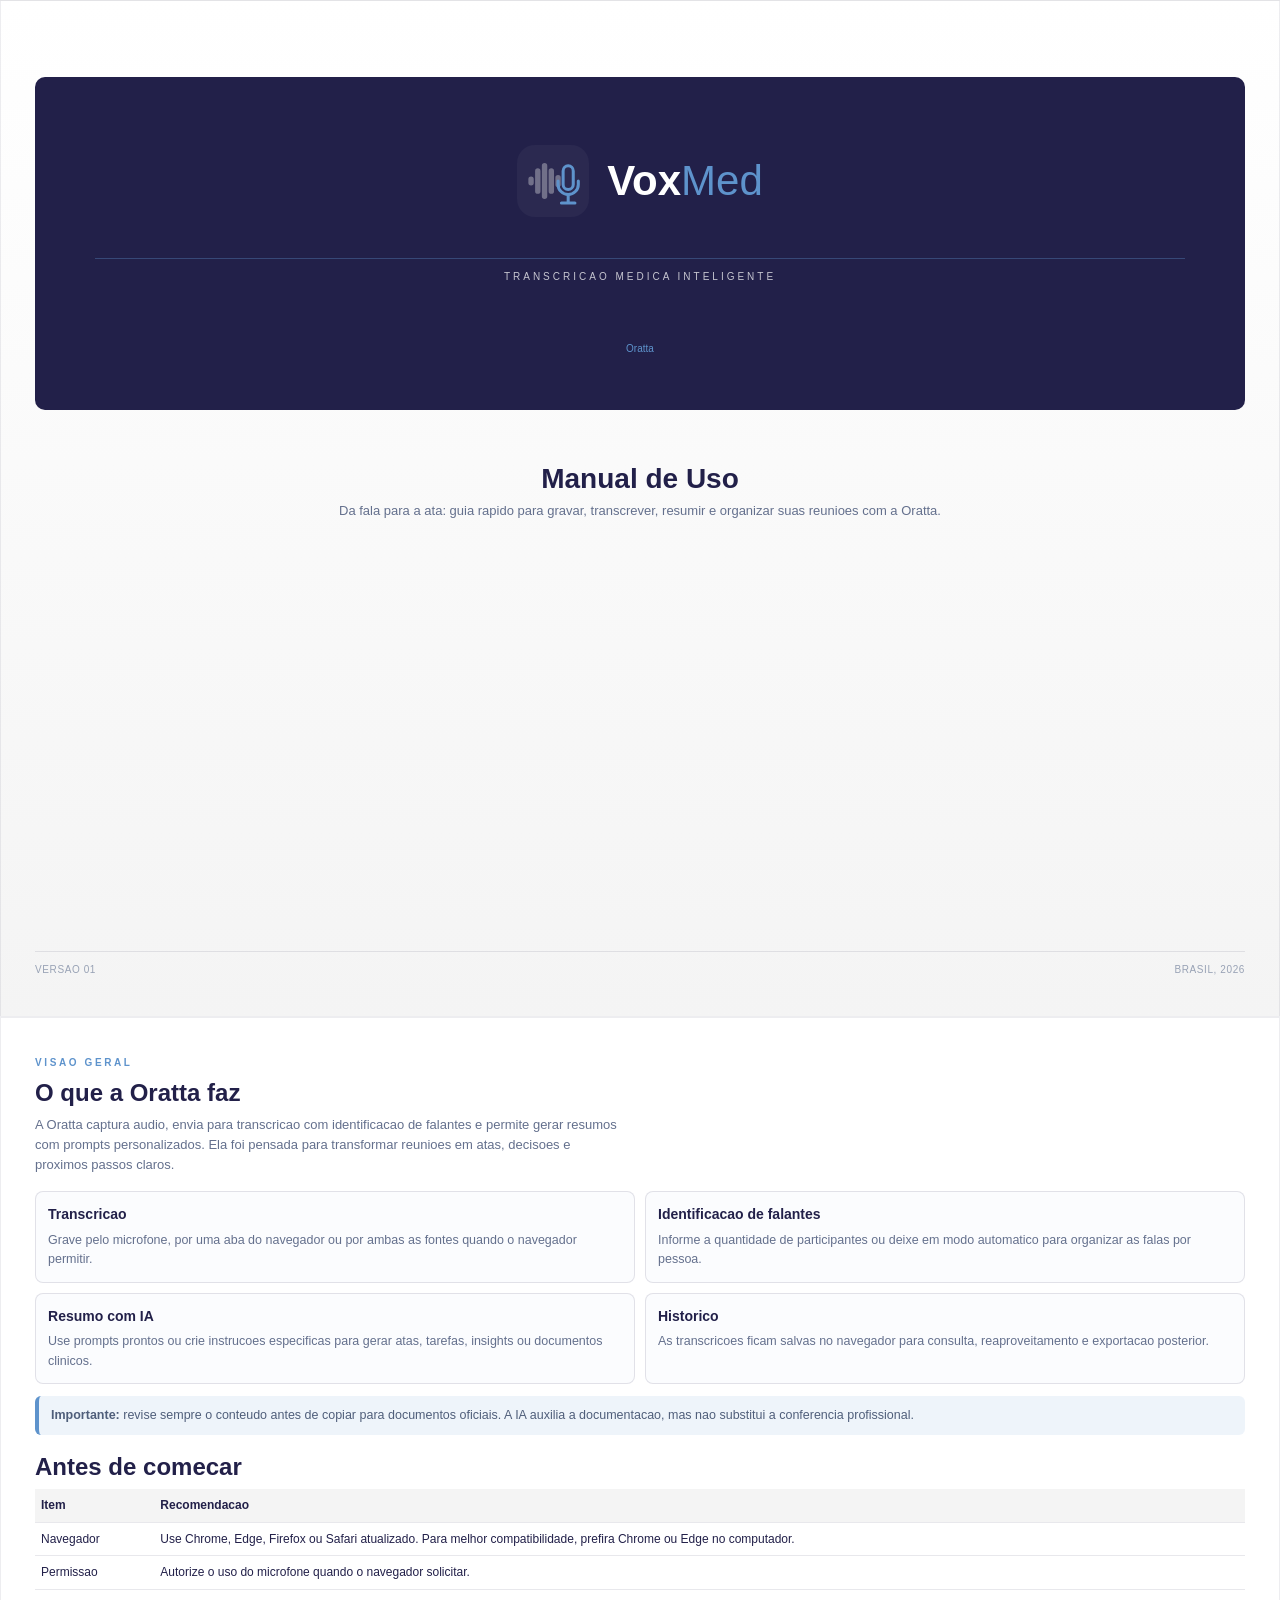
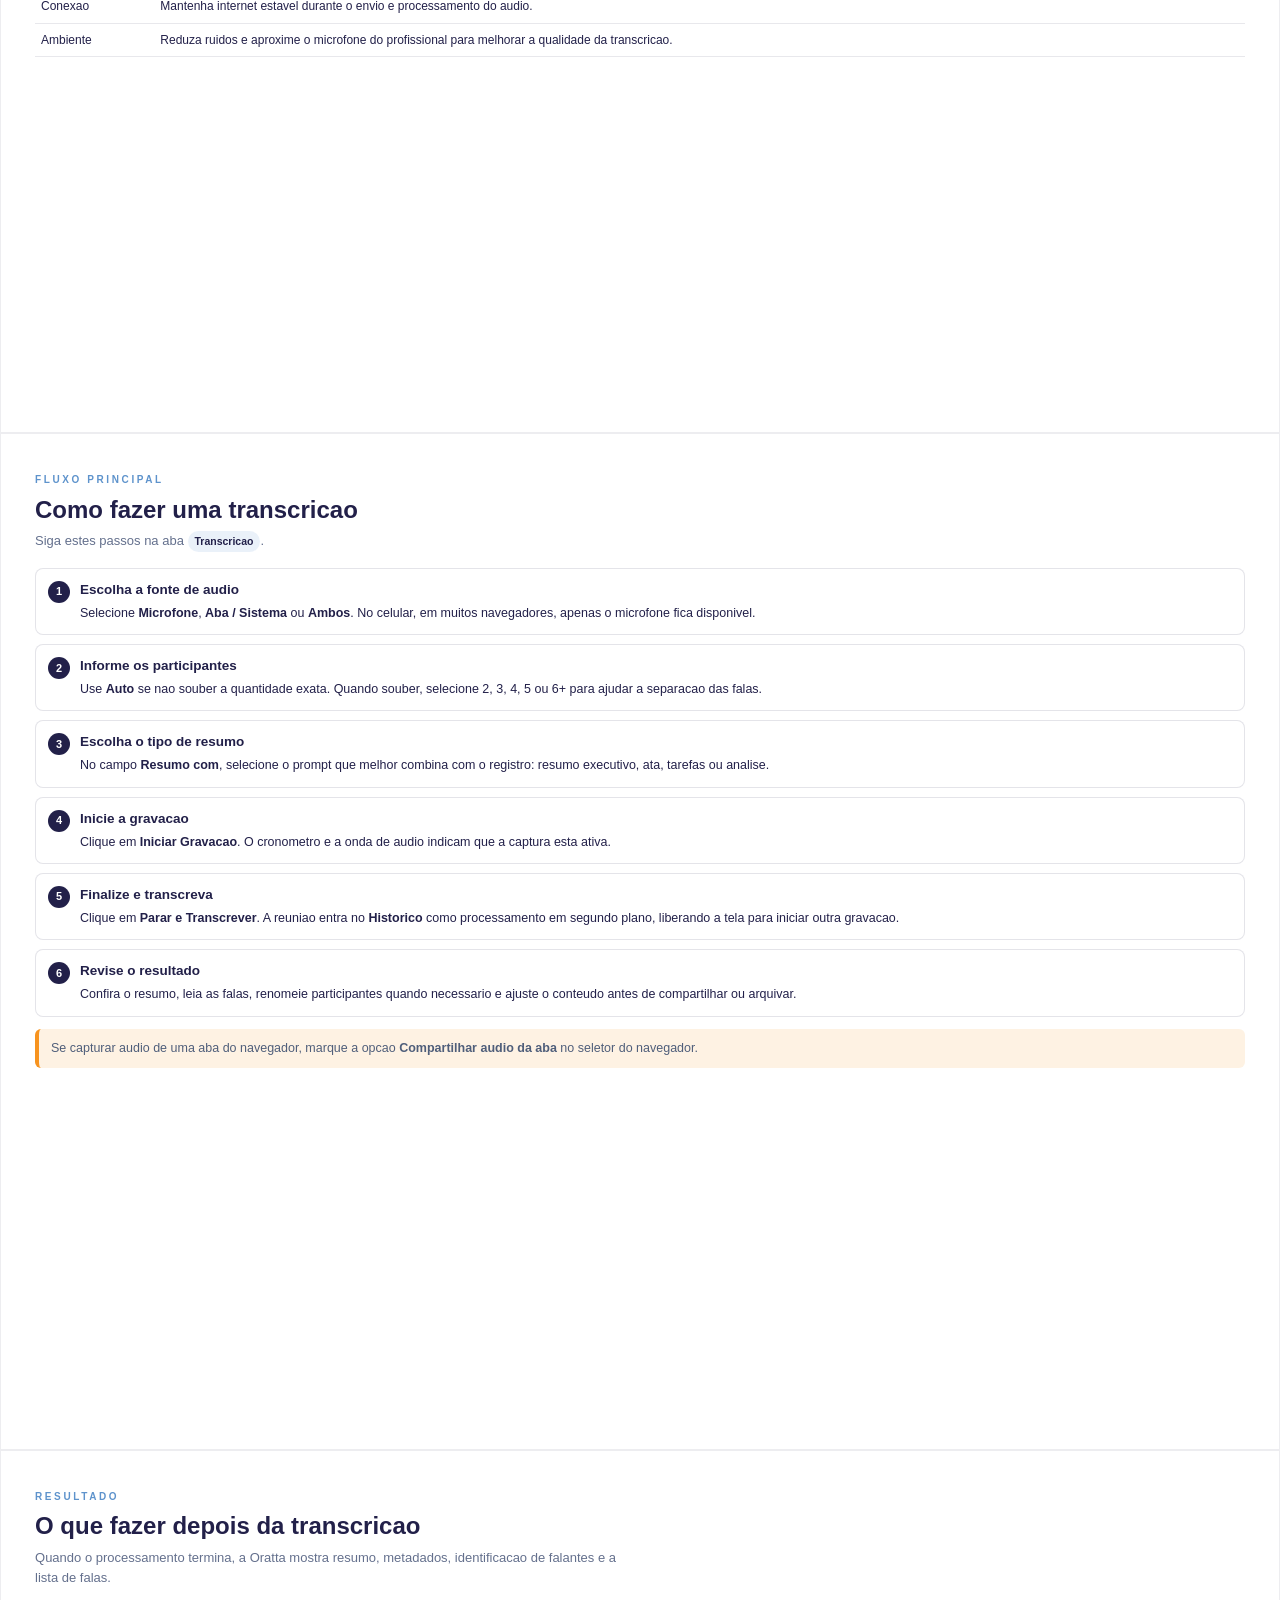
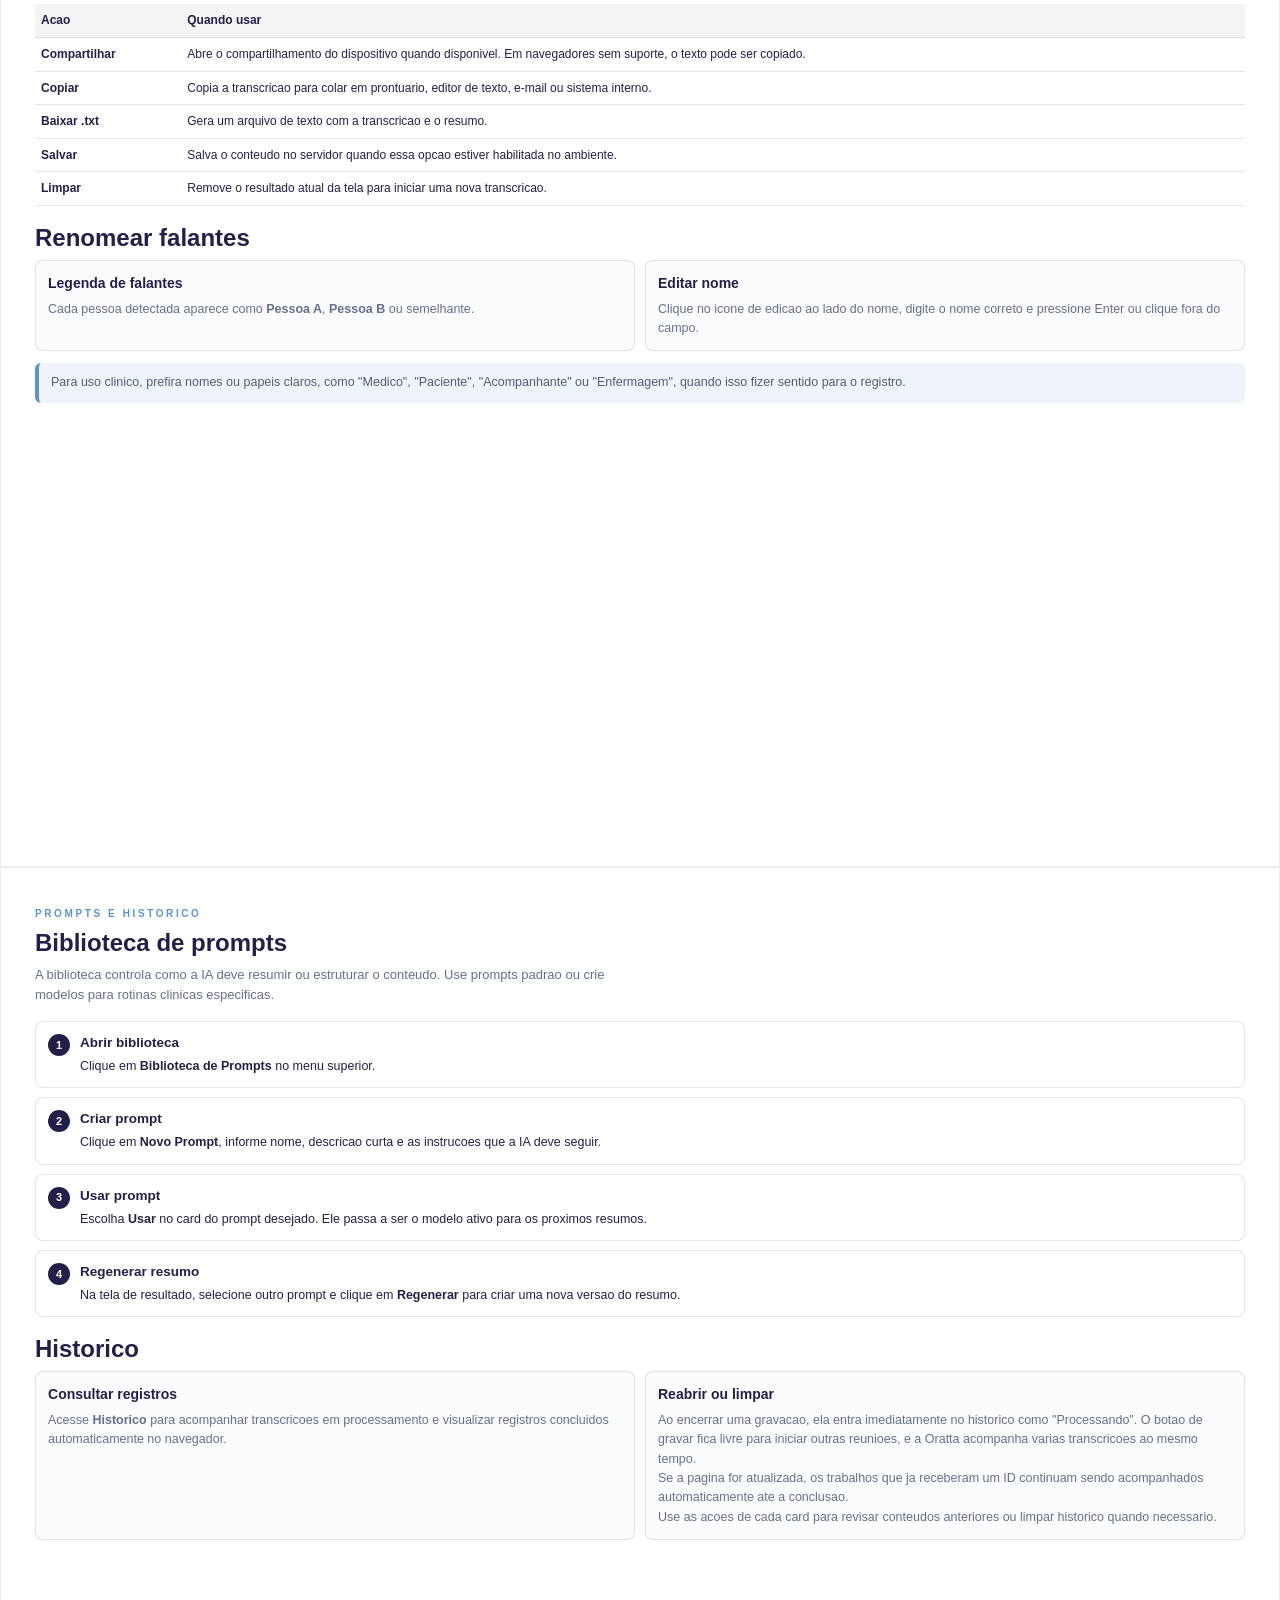
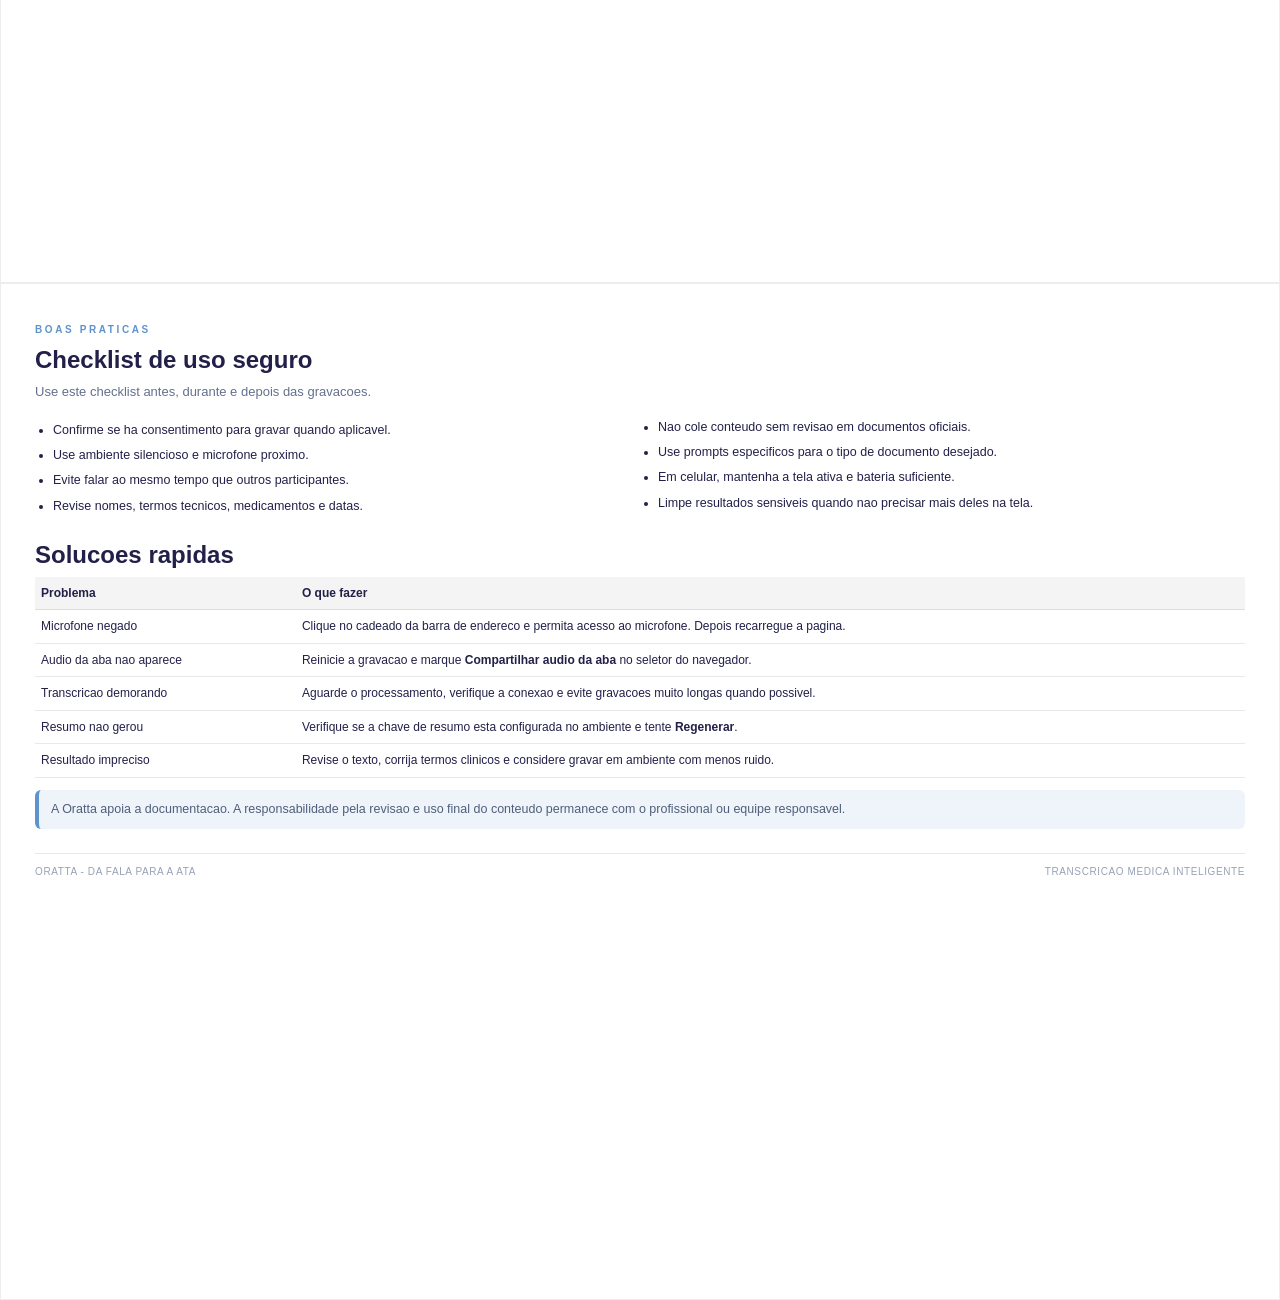
<file: docs/Manual_Oratta.html>
<!doctype html>
<html lang="pt-BR">
<head>
  <meta charset="utf-8" />
  <title>Manual de Uso - Oratta</title>
  <style>
    @page {
      size: A4;
      margin: 14mm;
    }

    * { box-sizing: border-box; }

    body {
      margin: 0;
      background: #f4f4f4;
      color: #222049;
      font-family: Arial, Helvetica, sans-serif;
      font-size: 12.5px;
      line-height: 1.55;
    }

    h1, h2, h3, p { margin: 0; }

    .page {
      min-height: 269mm;
      padding: 10mm 9mm;
      break-after: page;
      background: #ffffff;
      border: 1px solid rgba(34, 32, 73, .08);
    }

    .page:last-child { break-after: auto; }

    .cover {
      display: flex;
      flex-direction: column;
      justify-content: space-between;
      background: linear-gradient(180deg, #ffffff 0%, #f4f4f4 100%);
    }

    .brand-card {
      margin-top: 10mm;
      padding: 18mm 16mm 14mm;
      background: #222049;
      color: #ffffff;
      border-radius: 10px;
      text-align: center;
    }

    .brand-row {
      display: inline-flex;
      align-items: center;
      gap: 18px;
      margin-bottom: 11mm;
    }

    .mark {
      width: 72px;
      height: 72px;
      border-radius: 18px;
      display: inline-flex;
      align-items: center;
      justify-content: center;
      color: #5e93cc;
      background: rgba(255,255,255,.04);
    }

    .wordmark {
      font-size: 42px;
      line-height: 1;
      letter-spacing: 0;
      white-space: nowrap;
    }

    .wordmark strong { color: #ffffff; }
    .wordmark span { color: #5e93cc; font-weight: 400; }

    .tagline {
      border-top: 1px solid rgba(94,147,204,.35);
      padding-top: 10px;
      font-size: 10px;
      letter-spacing: 3px;
      text-transform: uppercase;
      color: rgba(255,255,255,.74);
    }

    .domain {
      margin-top: 15mm;
      font-size: 10px;
      color: #5e93cc;
    }

    .cover-title {
      margin-top: 14mm;
      text-align: center;
    }

    .cover-title h1 {
      font-size: 28px;
      line-height: 1.12;
      margin-bottom: 7px;
    }

    .cover-title p {
      color: #64708d;
      font-size: 13px;
    }

    .footer {
      display: flex;
      justify-content: space-between;
      align-items: center;
      color: #98a2b5;
      font-size: 10px;
      letter-spacing: .6px;
      text-transform: uppercase;
      border-top: 1px solid rgba(34,32,73,.1);
      padding-top: 10px;
    }

    .section-kicker {
      color: #5e93cc;
      font-size: 10px;
      letter-spacing: 2.6px;
      text-transform: uppercase;
      margin-bottom: 8px;
      font-weight: 700;
    }

    h2 {
      font-size: 24px;
      line-height: 1.16;
      margin-bottom: 8px;
      color: #222049;
    }

    .lead {
      color: #64708d;
      font-size: 13px;
      margin-bottom: 16px;
      max-width: 155mm;
    }

    .grid {
      display: grid;
      grid-template-columns: 1fr 1fr;
      gap: 10px;
    }

    .card {
      border: 1px solid rgba(34,32,73,.12);
      border-radius: 8px;
      padding: 12px;
      background: #fbfcfe;
      break-inside: avoid;
    }

    .card h3 {
      font-size: 14px;
      margin-bottom: 5px;
      color: #222049;
    }

    .card p, .card li {
      color: #64708d;
    }

    .steps {
      display: grid;
      gap: 9px;
      counter-reset: step;
    }

    .step {
      position: relative;
      padding: 11px 12px 11px 44px;
      background: #ffffff;
      border: 1px solid rgba(34,32,73,.12);
      border-radius: 8px;
      break-inside: avoid;
      counter-increment: step;
    }

    .step::before {
      content: counter(step);
      position: absolute;
      left: 12px;
      top: 12px;
      width: 22px;
      height: 22px;
      border-radius: 50%;
      background: #222049;
      color: #ffffff;
      display: flex;
      align-items: center;
      justify-content: center;
      font-size: 11px;
      font-weight: 700;
    }

    .step h3 {
      font-size: 13.5px;
      margin-bottom: 3px;
    }

    ul {
      margin: 7px 0 0 18px;
      padding: 0;
    }

    li { margin: 3px 0; }

    .note {
      margin-top: 12px;
      padding: 10px 12px;
      border-left: 4px solid #5e93cc;
      background: rgba(94,147,204,.1);
      color: #4f5e7a;
      border-radius: 6px;
    }

    .warning {
      border-left-color: #f7931e;
      background: rgba(247,147,30,.12);
    }

    .mini-table {
      width: 100%;
      border-collapse: collapse;
      margin-top: 8px;
      font-size: 12px;
    }

    .mini-table th,
    .mini-table td {
      border-bottom: 1px solid rgba(34,32,73,.1);
      padding: 7px 6px;
      text-align: left;
      vertical-align: top;
    }

    .mini-table th {
      color: #222049;
      background: #f4f4f4;
      font-weight: 700;
    }

    .badge {
      display: inline-block;
      padding: 2px 7px;
      border-radius: 999px;
      background: rgba(94,147,204,.13);
      color: #222049;
      font-size: 10.5px;
      font-weight: 700;
      white-space: nowrap;
    }

    .checklist {
      columns: 2;
      column-gap: 18px;
      margin-top: 8px;
    }

    .checklist li {
      break-inside: avoid;
      margin-bottom: 6px;
    }
  </style>
</head>
<body>
  <section class="page cover">
    <div>
      <div class="brand-card">
        <div class="brand-row">
          <div class="mark">
            <svg width="54" height="54" viewBox="0 0 32 32" fill="none" stroke="currentColor" stroke-linecap="round" stroke-linejoin="round">
              <path d="M3 15v2M7 10v12M11 7v18M15 10v12M19 14v4" stroke="rgba(244,244,244,.35)" stroke-width="3.2"/>
              <path d="M25 7a3 3 0 0 0-3 3v8a3 3 0 0 0 6 0v-8a3 3 0 0 0-3-3Z" stroke-width="1.8"/>
              <path d="M31 16v2a6 6 0 0 1-12 0v-2" stroke-width="1.8"/>
              <path d="M25 24v5M21 29h8" stroke-width="1.8"/>
            </svg>
          </div>
          <div class="wordmark"><strong>Vox</strong><span>Med</span></div>
        </div>
        <div class="tagline">Transcricao medica inteligente</div>
        <div class="domain">Oratta</div>
      </div>

      <div class="cover-title">
        <h1>Manual de Uso</h1>
        <p>Da fala para a ata: guia rapido para gravar, transcrever, resumir e organizar suas reunioes com a Oratta.</p>
      </div>
    </div>
    <div class="footer">
      <span>Versao 01</span>
      <span>Brasil, 2026</span>
    </div>
  </section>

  <section class="page">
    <div class="section-kicker">Visao geral</div>
    <h2>O que a Oratta faz</h2>
    <p class="lead">A Oratta captura audio, envia para transcricao com identificacao de falantes e permite gerar resumos com prompts personalizados. Ela foi pensada para transformar reunioes em atas, decisoes e proximos passos claros.</p>

    <div class="grid">
      <div class="card">
        <h3>Transcricao</h3>
        <p>Grave pelo microfone, por uma aba do navegador ou por ambas as fontes quando o navegador permitir.</p>
      </div>
      <div class="card">
        <h3>Identificacao de falantes</h3>
        <p>Informe a quantidade de participantes ou deixe em modo automatico para organizar as falas por pessoa.</p>
      </div>
      <div class="card">
        <h3>Resumo com IA</h3>
        <p>Use prompts prontos ou crie instrucoes especificas para gerar atas, tarefas, insights ou documentos clinicos.</p>
      </div>
      <div class="card">
        <h3>Historico</h3>
        <p>As transcricoes ficam salvas no navegador para consulta, reaproveitamento e exportacao posterior.</p>
      </div>
    </div>

    <div class="note">
      <strong>Importante:</strong> revise sempre o conteudo antes de copiar para documentos oficiais. A IA auxilia a documentacao, mas nao substitui a conferencia profissional.
    </div>

    <h2 style="margin-top:18px;">Antes de comecar</h2>
    <table class="mini-table">
      <tr>
        <th>Item</th>
        <th>Recomendacao</th>
      </tr>
      <tr>
        <td>Navegador</td>
        <td>Use Chrome, Edge, Firefox ou Safari atualizado. Para melhor compatibilidade, prefira Chrome ou Edge no computador.</td>
      </tr>
      <tr>
        <td>Permissao</td>
        <td>Autorize o uso do microfone quando o navegador solicitar.</td>
      </tr>
      <tr>
        <td>Conexao</td>
        <td>Mantenha internet estavel durante o envio e processamento do audio.</td>
      </tr>
      <tr>
        <td>Ambiente</td>
        <td>Reduza ruidos e aproxime o microfone do profissional para melhorar a qualidade da transcricao.</td>
      </tr>
    </table>
  </section>

  <section class="page">
    <div class="section-kicker">Fluxo principal</div>
    <h2>Como fazer uma transcricao</h2>
    <p class="lead">Siga estes passos na aba <span class="badge">Transcricao</span>.</p>

    <div class="steps">
      <div class="step">
        <h3>Escolha a fonte de audio</h3>
        <p>Selecione <strong>Microfone</strong>, <strong>Aba / Sistema</strong> ou <strong>Ambos</strong>. No celular, em muitos navegadores, apenas o microfone fica disponivel.</p>
      </div>
      <div class="step">
        <h3>Informe os participantes</h3>
        <p>Use <strong>Auto</strong> se nao souber a quantidade exata. Quando souber, selecione 2, 3, 4, 5 ou 6+ para ajudar a separacao das falas.</p>
      </div>
      <div class="step">
        <h3>Escolha o tipo de resumo</h3>
        <p>No campo <strong>Resumo com</strong>, selecione o prompt que melhor combina com o registro: resumo executivo, ata, tarefas ou analise.</p>
      </div>
      <div class="step">
        <h3>Inicie a gravacao</h3>
        <p>Clique em <strong>Iniciar Gravacao</strong>. O cronometro e a onda de audio indicam que a captura esta ativa.</p>
      </div>
      <div class="step">
        <h3>Finalize e transcreva</h3>
        <p>Clique em <strong>Parar e Transcrever</strong>. A reuniao entra no <strong>Historico</strong> como processamento em segundo plano, liberando a tela para iniciar outra gravacao.</p>
      </div>
      <div class="step">
        <h3>Revise o resultado</h3>
        <p>Confira o resumo, leia as falas, renomeie participantes quando necessario e ajuste o conteudo antes de compartilhar ou arquivar.</p>
      </div>
    </div>

    <div class="note warning">
      Se capturar audio de uma aba do navegador, marque a opcao <strong>Compartilhar audio da aba</strong> no seletor do navegador.
    </div>
  </section>

  <section class="page">
    <div class="section-kicker">Resultado</div>
    <h2>O que fazer depois da transcricao</h2>
    <p class="lead">Quando o processamento termina, a Oratta mostra resumo, metadados, identificacao de falantes e a lista de falas.</p>

    <table class="mini-table">
      <tr>
        <th>Acao</th>
        <th>Quando usar</th>
      </tr>
      <tr>
        <td><strong>Compartilhar</strong></td>
        <td>Abre o compartilhamento do dispositivo quando disponivel. Em navegadores sem suporte, o texto pode ser copiado.</td>
      </tr>
      <tr>
        <td><strong>Copiar</strong></td>
        <td>Copia a transcricao para colar em prontuario, editor de texto, e-mail ou sistema interno.</td>
      </tr>
      <tr>
        <td><strong>Baixar .txt</strong></td>
        <td>Gera um arquivo de texto com a transcricao e o resumo.</td>
      </tr>
      <tr>
        <td><strong>Salvar</strong></td>
        <td>Salva o conteudo no servidor quando essa opcao estiver habilitada no ambiente.</td>
      </tr>
      <tr>
        <td><strong>Limpar</strong></td>
        <td>Remove o resultado atual da tela para iniciar uma nova transcricao.</td>
      </tr>
    </table>

    <h2 style="margin-top:18px;">Renomear falantes</h2>
    <div class="grid">
      <div class="card">
        <h3>Legenda de falantes</h3>
        <p>Cada pessoa detectada aparece como <strong>Pessoa A</strong>, <strong>Pessoa B</strong> ou semelhante.</p>
      </div>
      <div class="card">
        <h3>Editar nome</h3>
        <p>Clique no icone de edicao ao lado do nome, digite o nome correto e pressione Enter ou clique fora do campo.</p>
      </div>
    </div>

    <div class="note">
      Para uso clinico, prefira nomes ou papeis claros, como "Medico", "Paciente", "Acompanhante" ou "Enfermagem", quando isso fizer sentido para o registro.
    </div>
  </section>

  <section class="page">
    <div class="section-kicker">Prompts e historico</div>
    <h2>Biblioteca de prompts</h2>
    <p class="lead">A biblioteca controla como a IA deve resumir ou estruturar o conteudo. Use prompts padrao ou crie modelos para rotinas clinicas especificas.</p>

    <div class="steps">
      <div class="step">
        <h3>Abrir biblioteca</h3>
        <p>Clique em <strong>Biblioteca de Prompts</strong> no menu superior.</p>
      </div>
      <div class="step">
        <h3>Criar prompt</h3>
        <p>Clique em <strong>Novo Prompt</strong>, informe nome, descricao curta e as instrucoes que a IA deve seguir.</p>
      </div>
      <div class="step">
        <h3>Usar prompt</h3>
        <p>Escolha <strong>Usar</strong> no card do prompt desejado. Ele passa a ser o modelo ativo para os proximos resumos.</p>
      </div>
      <div class="step">
        <h3>Regenerar resumo</h3>
        <p>Na tela de resultado, selecione outro prompt e clique em <strong>Regenerar</strong> para criar uma nova versao do resumo.</p>
      </div>
    </div>

    <h2 style="margin-top:18px;">Historico</h2>
    <div class="grid">
      <div class="card">
        <h3>Consultar registros</h3>
        <p>Acesse <strong>Historico</strong> para acompanhar transcricoes em processamento e visualizar registros concluidos automaticamente no navegador.</p>
      </div>
      <div class="card">
        <h3>Reabrir ou limpar</h3>
        <p>Ao encerrar uma gravacao, ela entra imediatamente no historico como "Processando". O botao de gravar fica livre para iniciar outras reunioes, e a Oratta acompanha varias transcricoes ao mesmo tempo.</p>
        <p>Se a pagina for atualizada, os trabalhos que ja receberam um ID continuam sendo acompanhados automaticamente ate a conclusao.</p>
        <p>Use as acoes de cada card para revisar conteudos anteriores ou limpar historico quando necessario.</p>
      </div>
    </div>
  </section>

  <section class="page">
    <div class="section-kicker">Boas praticas</div>
    <h2>Checklist de uso seguro</h2>
    <p class="lead">Use este checklist antes, durante e depois das gravacoes.</p>

    <ul class="checklist">
      <li>Confirme se ha consentimento para gravar quando aplicavel.</li>
      <li>Use ambiente silencioso e microfone proximo.</li>
      <li>Evite falar ao mesmo tempo que outros participantes.</li>
      <li>Revise nomes, termos tecnicos, medicamentos e datas.</li>
      <li>Nao cole conteudo sem revisao em documentos oficiais.</li>
      <li>Use prompts especificos para o tipo de documento desejado.</li>
      <li>Em celular, mantenha a tela ativa e bateria suficiente.</li>
      <li>Limpe resultados sensiveis quando nao precisar mais deles na tela.</li>
    </ul>

    <h2 style="margin-top:20px;">Solucoes rapidas</h2>
    <table class="mini-table">
      <tr>
        <th>Problema</th>
        <th>O que fazer</th>
      </tr>
      <tr>
        <td>Microfone negado</td>
        <td>Clique no cadeado da barra de endereco e permita acesso ao microfone. Depois recarregue a pagina.</td>
      </tr>
      <tr>
        <td>Audio da aba nao aparece</td>
        <td>Reinicie a gravacao e marque <strong>Compartilhar audio da aba</strong> no seletor do navegador.</td>
      </tr>
      <tr>
        <td>Transcricao demorando</td>
        <td>Aguarde o processamento, verifique a conexao e evite gravacoes muito longas quando possivel.</td>
      </tr>
      <tr>
        <td>Resumo nao gerou</td>
        <td>Verifique se a chave de resumo esta configurada no ambiente e tente <strong>Regenerar</strong>.</td>
      </tr>
      <tr>
        <td>Resultado impreciso</td>
        <td>Revise o texto, corrija termos clinicos e considere gravar em ambiente com menos ruido.</td>
      </tr>
    </table>

    <div class="note">
      A Oratta apoia a documentacao. A responsabilidade pela revisao e uso final do conteudo permanece com o profissional ou equipe responsavel.
    </div>

    <div class="footer" style="margin-top:24px;">
      <span>Oratta - Da fala para a ata</span>
      <span>Transcricao medica inteligente</span>
    </div>
  </section>
</body>
</html>
</file>
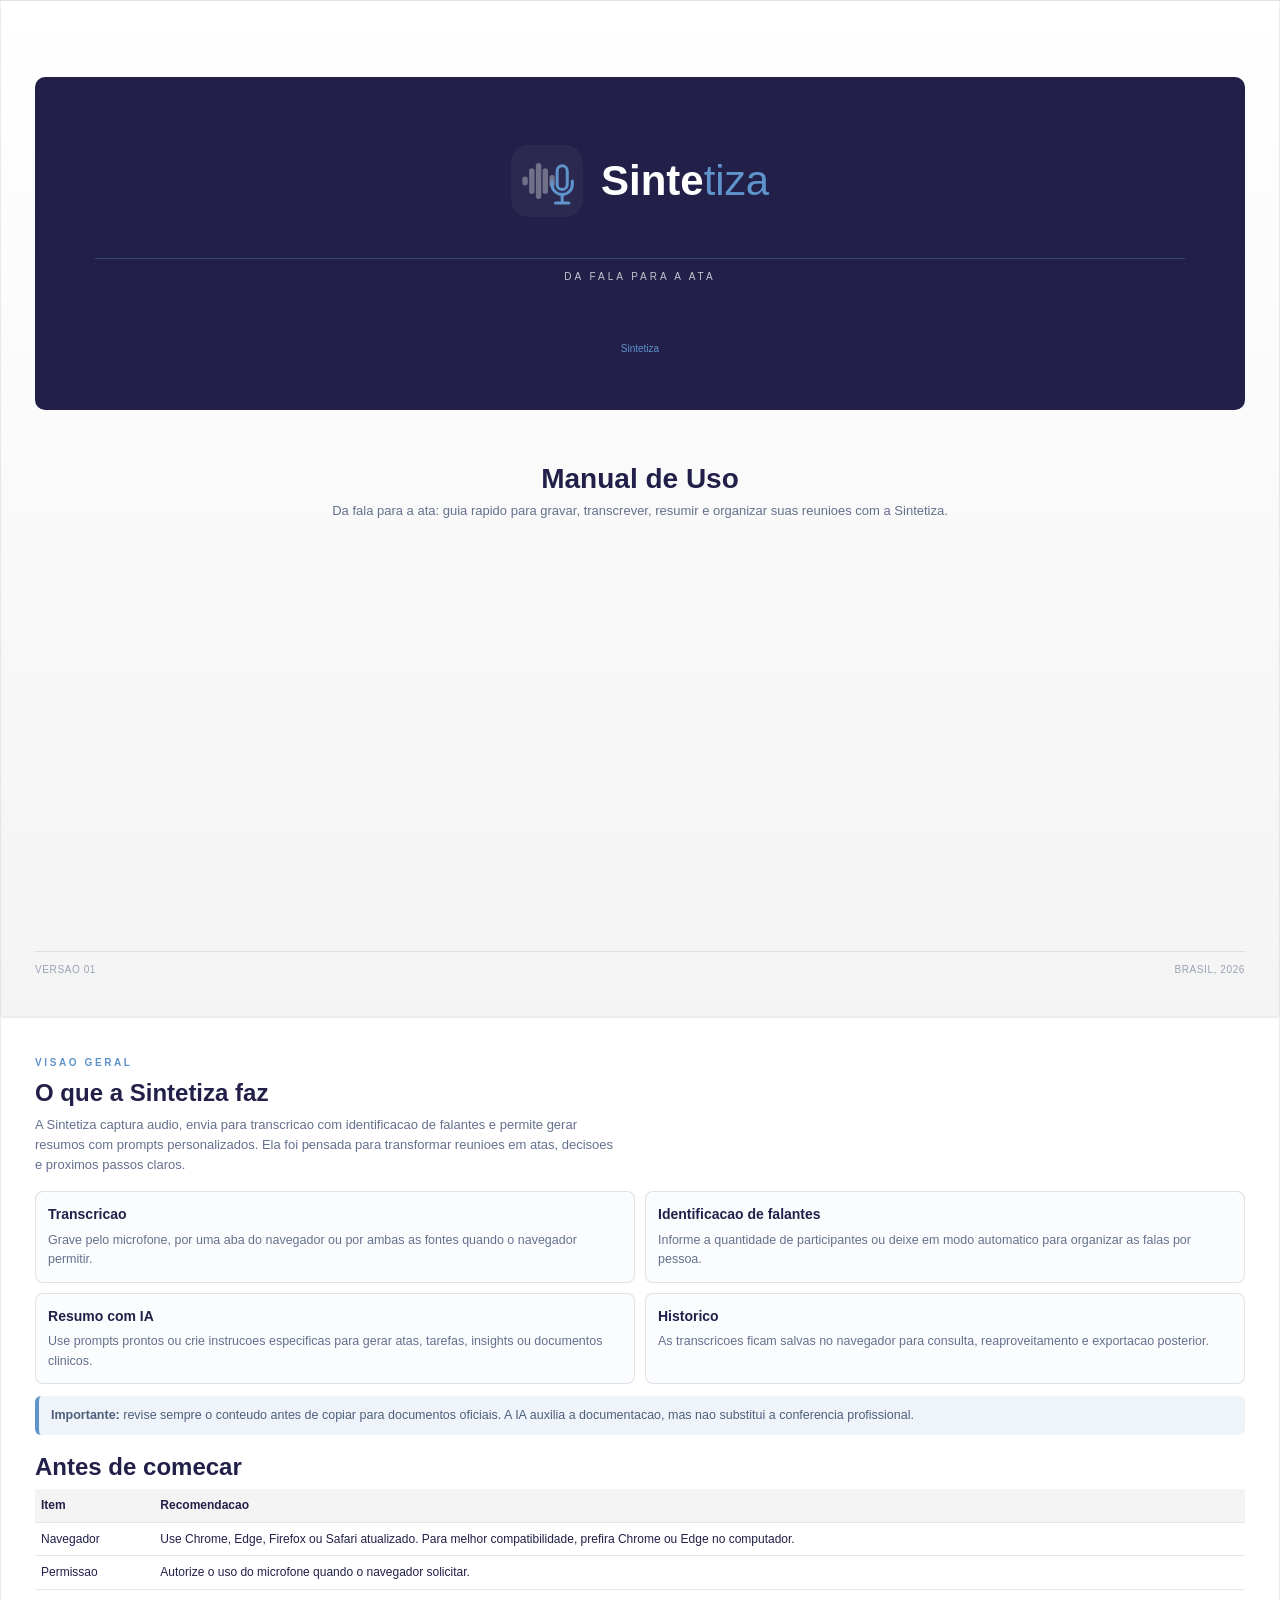
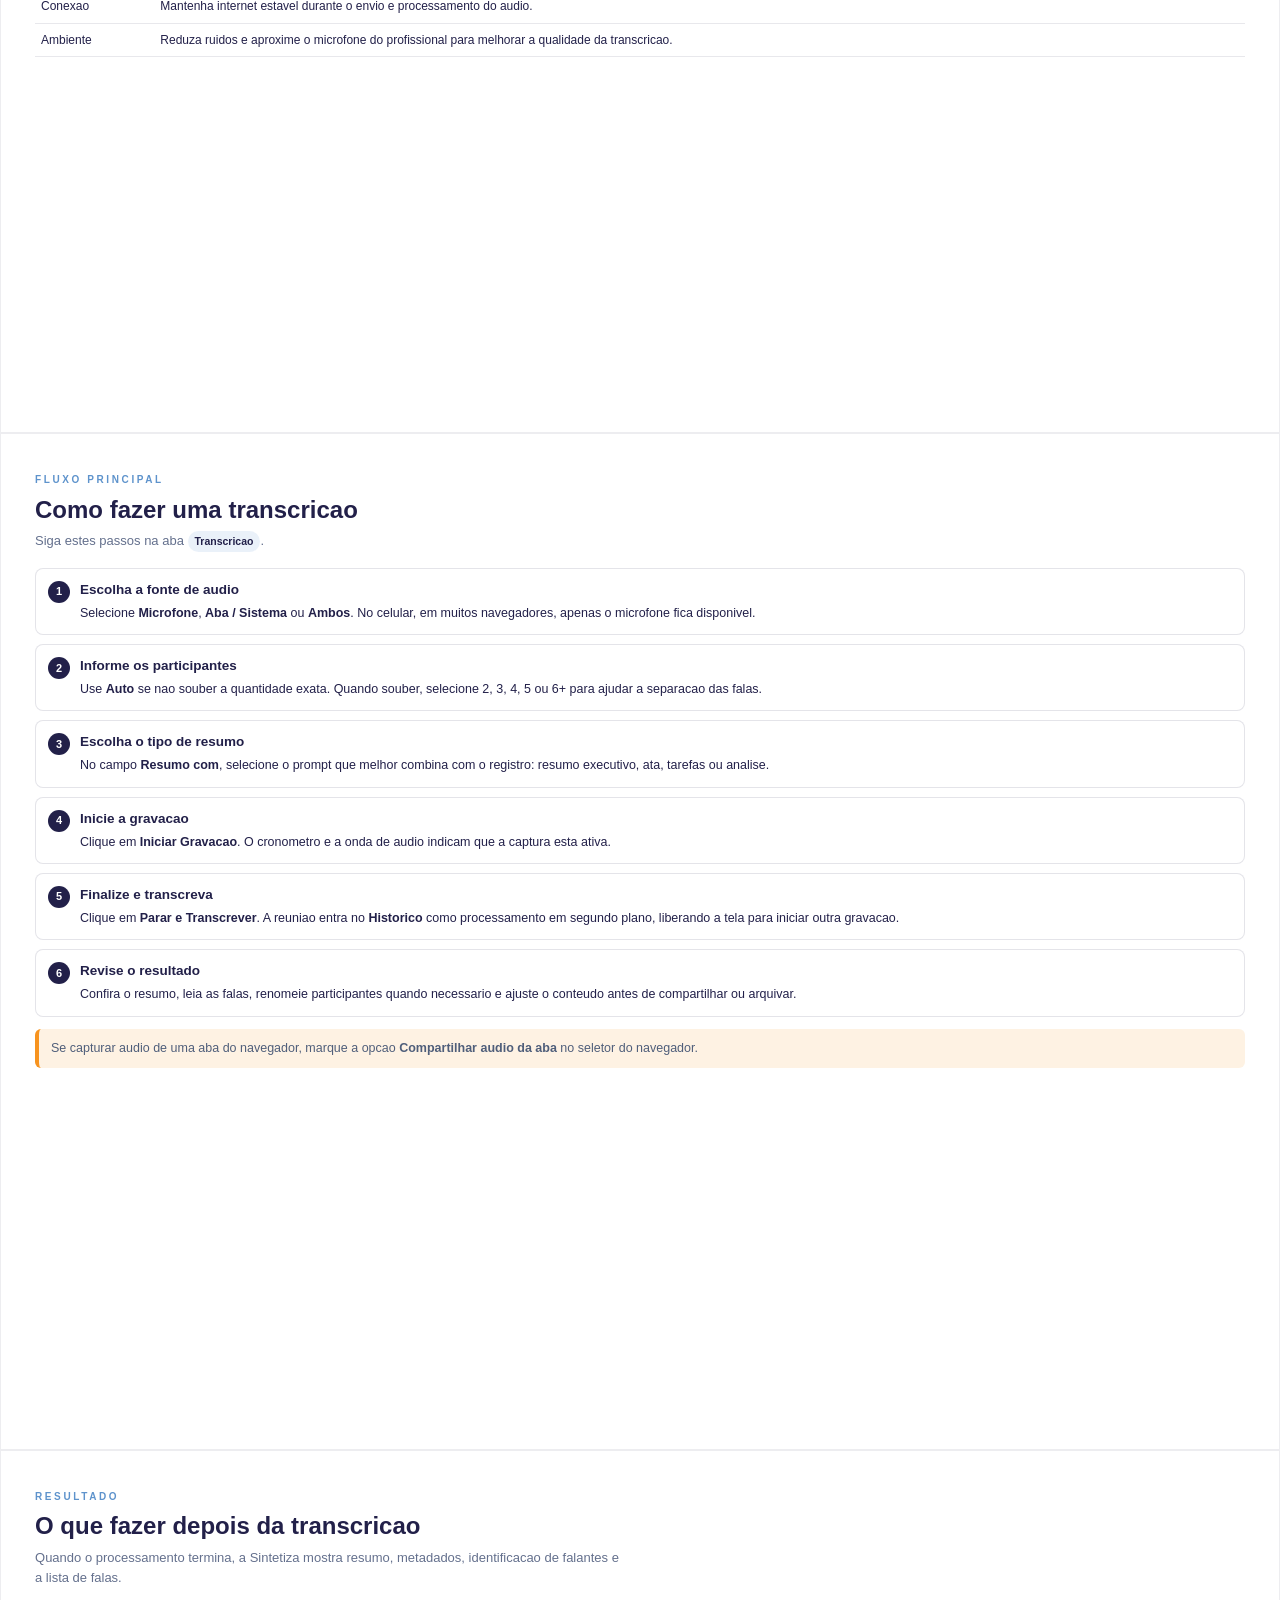
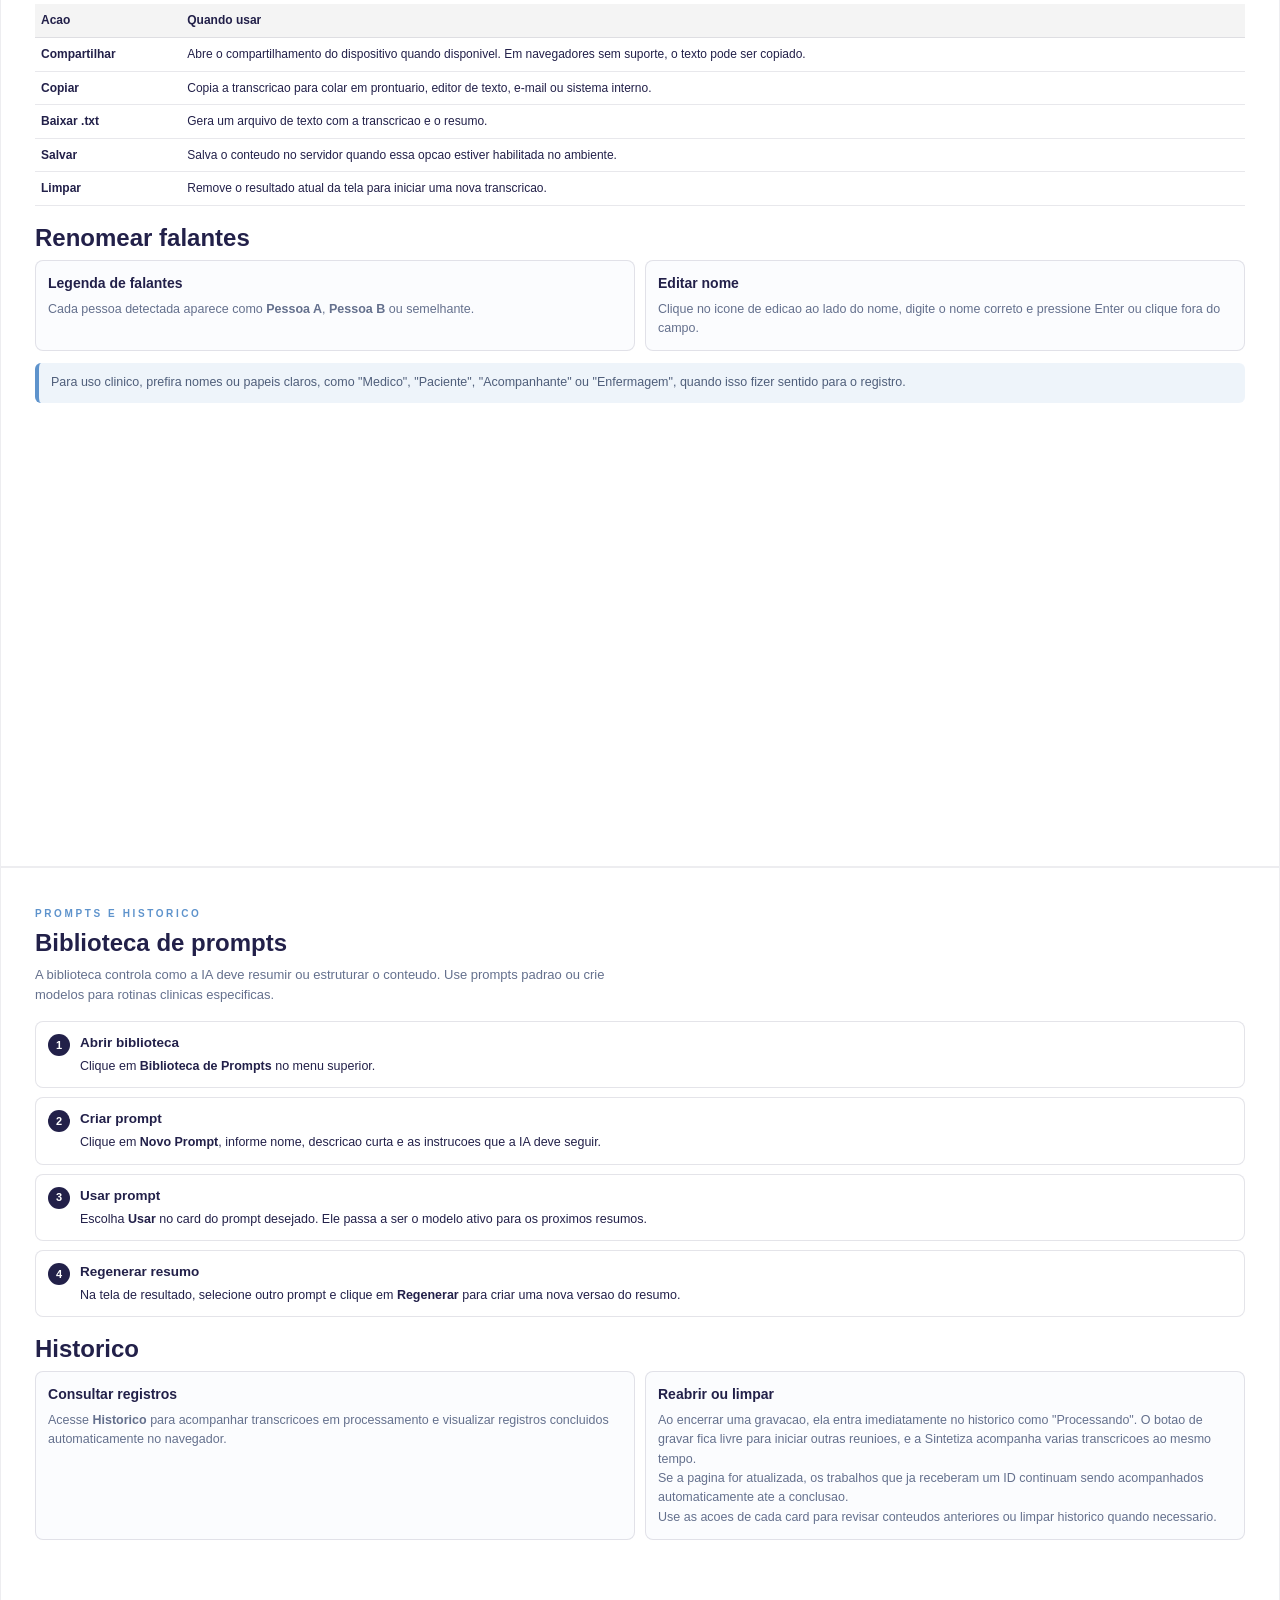
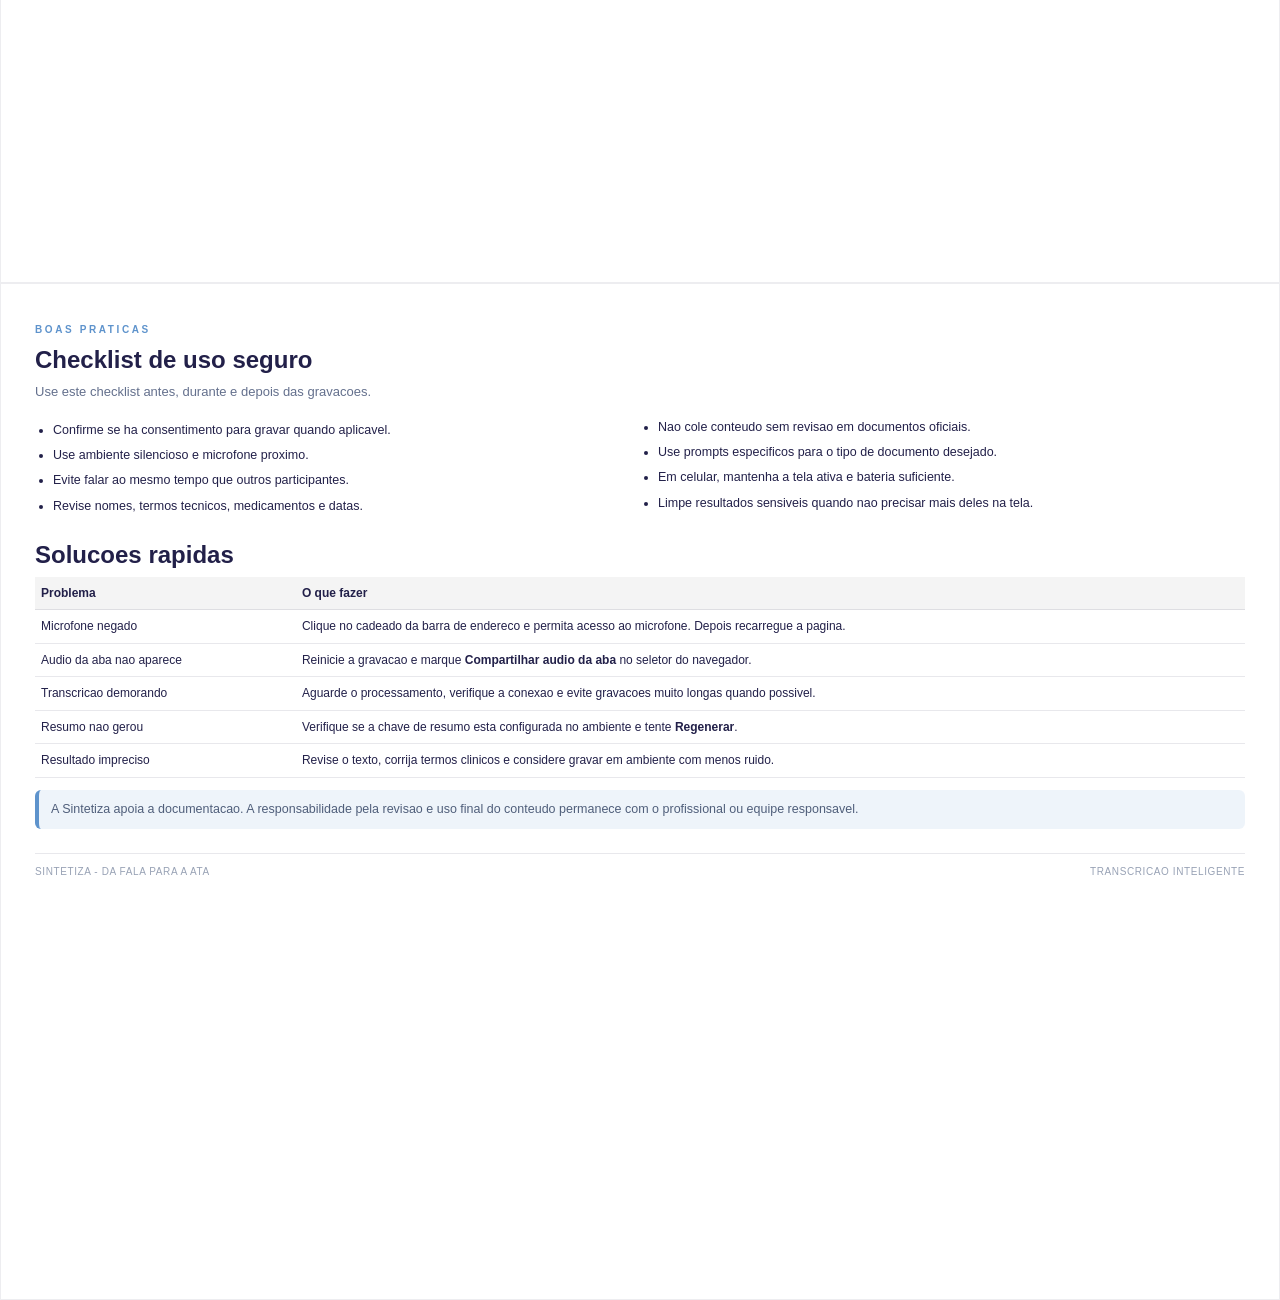
<file: docs/Manual_Sintetiza.html>
<!doctype html>
<html lang="pt-BR">
<head>
  <meta charset="utf-8" />
  <title>Manual de Uso - Sintetiza</title>
  <style>
    @page {
      size: A4;
      margin: 14mm;
    }

    * { box-sizing: border-box; }

    body {
      margin: 0;
      background: #f4f4f4;
      color: #222049;
      font-family: Arial, Helvetica, sans-serif;
      font-size: 12.5px;
      line-height: 1.55;
    }

    h1, h2, h3, p { margin: 0; }

    .page {
      min-height: 269mm;
      padding: 10mm 9mm;
      break-after: page;
      background: #ffffff;
      border: 1px solid rgba(34, 32, 73, .08);
    }

    .page:last-child { break-after: auto; }

    .cover {
      display: flex;
      flex-direction: column;
      justify-content: space-between;
      background: linear-gradient(180deg, #ffffff 0%, #f4f4f4 100%);
    }

    .brand-card {
      margin-top: 10mm;
      padding: 18mm 16mm 14mm;
      background: #222049;
      color: #ffffff;
      border-radius: 10px;
      text-align: center;
    }

    .brand-row {
      display: inline-flex;
      align-items: center;
      gap: 18px;
      margin-bottom: 11mm;
    }

    .mark {
      width: 72px;
      height: 72px;
      border-radius: 18px;
      display: inline-flex;
      align-items: center;
      justify-content: center;
      color: #5e93cc;
      background: rgba(255,255,255,.04);
    }

    .wordmark {
      font-size: 42px;
      line-height: 1;
      letter-spacing: 0;
      white-space: nowrap;
    }

    .wordmark strong { color: #ffffff; }
    .wordmark span { color: #5e93cc; font-weight: 400; }

    .tagline {
      border-top: 1px solid rgba(94,147,204,.35);
      padding-top: 10px;
      font-size: 10px;
      letter-spacing: 3px;
      text-transform: uppercase;
      color: rgba(255,255,255,.74);
    }

    .domain {
      margin-top: 15mm;
      font-size: 10px;
      color: #5e93cc;
    }

    .cover-title {
      margin-top: 14mm;
      text-align: center;
    }

    .cover-title h1 {
      font-size: 28px;
      line-height: 1.12;
      margin-bottom: 7px;
    }

    .cover-title p {
      color: #64708d;
      font-size: 13px;
    }

    .footer {
      display: flex;
      justify-content: space-between;
      align-items: center;
      color: #98a2b5;
      font-size: 10px;
      letter-spacing: .6px;
      text-transform: uppercase;
      border-top: 1px solid rgba(34,32,73,.1);
      padding-top: 10px;
    }

    .section-kicker {
      color: #5e93cc;
      font-size: 10px;
      letter-spacing: 2.6px;
      text-transform: uppercase;
      margin-bottom: 8px;
      font-weight: 700;
    }

    h2 {
      font-size: 24px;
      line-height: 1.16;
      margin-bottom: 8px;
      color: #222049;
    }

    .lead {
      color: #64708d;
      font-size: 13px;
      margin-bottom: 16px;
      max-width: 155mm;
    }

    .grid {
      display: grid;
      grid-template-columns: 1fr 1fr;
      gap: 10px;
    }

    .card {
      border: 1px solid rgba(34,32,73,.12);
      border-radius: 8px;
      padding: 12px;
      background: #fbfcfe;
      break-inside: avoid;
    }

    .card h3 {
      font-size: 14px;
      margin-bottom: 5px;
      color: #222049;
    }

    .card p, .card li {
      color: #64708d;
    }

    .steps {
      display: grid;
      gap: 9px;
      counter-reset: step;
    }

    .step {
      position: relative;
      padding: 11px 12px 11px 44px;
      background: #ffffff;
      border: 1px solid rgba(34,32,73,.12);
      border-radius: 8px;
      break-inside: avoid;
      counter-increment: step;
    }

    .step::before {
      content: counter(step);
      position: absolute;
      left: 12px;
      top: 12px;
      width: 22px;
      height: 22px;
      border-radius: 50%;
      background: #222049;
      color: #ffffff;
      display: flex;
      align-items: center;
      justify-content: center;
      font-size: 11px;
      font-weight: 700;
    }

    .step h3 {
      font-size: 13.5px;
      margin-bottom: 3px;
    }

    ul {
      margin: 7px 0 0 18px;
      padding: 0;
    }

    li { margin: 3px 0; }

    .note {
      margin-top: 12px;
      padding: 10px 12px;
      border-left: 4px solid #5e93cc;
      background: rgba(94,147,204,.1);
      color: #4f5e7a;
      border-radius: 6px;
    }

    .warning {
      border-left-color: #f7931e;
      background: rgba(247,147,30,.12);
    }

    .mini-table {
      width: 100%;
      border-collapse: collapse;
      margin-top: 8px;
      font-size: 12px;
    }

    .mini-table th,
    .mini-table td {
      border-bottom: 1px solid rgba(34,32,73,.1);
      padding: 7px 6px;
      text-align: left;
      vertical-align: top;
    }

    .mini-table th {
      color: #222049;
      background: #f4f4f4;
      font-weight: 700;
    }

    .badge {
      display: inline-block;
      padding: 2px 7px;
      border-radius: 999px;
      background: rgba(94,147,204,.13);
      color: #222049;
      font-size: 10.5px;
      font-weight: 700;
      white-space: nowrap;
    }

    .checklist {
      columns: 2;
      column-gap: 18px;
      margin-top: 8px;
    }

    .checklist li {
      break-inside: avoid;
      margin-bottom: 6px;
    }
  </style>
</head>
<body>
  <section class="page cover">
    <div>
      <div class="brand-card">
        <div class="brand-row">
          <div class="mark">
            <svg width="54" height="54" viewBox="0 0 32 32" fill="none" stroke="currentColor" stroke-linecap="round" stroke-linejoin="round">
              <path d="M3 15v2M7 10v12M11 7v18M15 10v12M19 14v4" stroke="rgba(244,244,244,.35)" stroke-width="3.2"/>
              <path d="M25 7a3 3 0 0 0-3 3v8a3 3 0 0 0 6 0v-8a3 3 0 0 0-3-3Z" stroke-width="1.8"/>
              <path d="M31 16v2a6 6 0 0 1-12 0v-2" stroke-width="1.8"/>
              <path d="M25 24v5M21 29h8" stroke-width="1.8"/>
            </svg>
          </div>
          <div class="wordmark"><strong>Sinte</strong><span>tiza</span></div>
        </div>
        <div class="tagline">Da fala para a ata</div>
        <div class="domain">Sintetiza</div>
      </div>

      <div class="cover-title">
        <h1>Manual de Uso</h1>
        <p>Da fala para a ata: guia rapido para gravar, transcrever, resumir e organizar suas reunioes com a Sintetiza.</p>
      </div>
    </div>
    <div class="footer">
      <span>Versao 01</span>
      <span>Brasil, 2026</span>
    </div>
  </section>

  <section class="page">
    <div class="section-kicker">Visao geral</div>
    <h2>O que a Sintetiza faz</h2>
    <p class="lead">A Sintetiza captura audio, envia para transcricao com identificacao de falantes e permite gerar resumos com prompts personalizados. Ela foi pensada para transformar reunioes em atas, decisoes e proximos passos claros.</p>

    <div class="grid">
      <div class="card">
        <h3>Transcricao</h3>
        <p>Grave pelo microfone, por uma aba do navegador ou por ambas as fontes quando o navegador permitir.</p>
      </div>
      <div class="card">
        <h3>Identificacao de falantes</h3>
        <p>Informe a quantidade de participantes ou deixe em modo automatico para organizar as falas por pessoa.</p>
      </div>
      <div class="card">
        <h3>Resumo com IA</h3>
        <p>Use prompts prontos ou crie instrucoes especificas para gerar atas, tarefas, insights ou documentos clinicos.</p>
      </div>
      <div class="card">
        <h3>Historico</h3>
        <p>As transcricoes ficam salvas no navegador para consulta, reaproveitamento e exportacao posterior.</p>
      </div>
    </div>

    <div class="note">
      <strong>Importante:</strong> revise sempre o conteudo antes de copiar para documentos oficiais. A IA auxilia a documentacao, mas nao substitui a conferencia profissional.
    </div>

    <h2 style="margin-top:18px;">Antes de comecar</h2>
    <table class="mini-table">
      <tr>
        <th>Item</th>
        <th>Recomendacao</th>
      </tr>
      <tr>
        <td>Navegador</td>
        <td>Use Chrome, Edge, Firefox ou Safari atualizado. Para melhor compatibilidade, prefira Chrome ou Edge no computador.</td>
      </tr>
      <tr>
        <td>Permissao</td>
        <td>Autorize o uso do microfone quando o navegador solicitar.</td>
      </tr>
      <tr>
        <td>Conexao</td>
        <td>Mantenha internet estavel durante o envio e processamento do audio.</td>
      </tr>
      <tr>
        <td>Ambiente</td>
        <td>Reduza ruidos e aproxime o microfone do profissional para melhorar a qualidade da transcricao.</td>
      </tr>
    </table>
  </section>

  <section class="page">
    <div class="section-kicker">Fluxo principal</div>
    <h2>Como fazer uma transcricao</h2>
    <p class="lead">Siga estes passos na aba <span class="badge">Transcricao</span>.</p>

    <div class="steps">
      <div class="step">
        <h3>Escolha a fonte de audio</h3>
        <p>Selecione <strong>Microfone</strong>, <strong>Aba / Sistema</strong> ou <strong>Ambos</strong>. No celular, em muitos navegadores, apenas o microfone fica disponivel.</p>
      </div>
      <div class="step">
        <h3>Informe os participantes</h3>
        <p>Use <strong>Auto</strong> se nao souber a quantidade exata. Quando souber, selecione 2, 3, 4, 5 ou 6+ para ajudar a separacao das falas.</p>
      </div>
      <div class="step">
        <h3>Escolha o tipo de resumo</h3>
        <p>No campo <strong>Resumo com</strong>, selecione o prompt que melhor combina com o registro: resumo executivo, ata, tarefas ou analise.</p>
      </div>
      <div class="step">
        <h3>Inicie a gravacao</h3>
        <p>Clique em <strong>Iniciar Gravacao</strong>. O cronometro e a onda de audio indicam que a captura esta ativa.</p>
      </div>
      <div class="step">
        <h3>Finalize e transcreva</h3>
        <p>Clique em <strong>Parar e Transcrever</strong>. A reuniao entra no <strong>Historico</strong> como processamento em segundo plano, liberando a tela para iniciar outra gravacao.</p>
      </div>
      <div class="step">
        <h3>Revise o resultado</h3>
        <p>Confira o resumo, leia as falas, renomeie participantes quando necessario e ajuste o conteudo antes de compartilhar ou arquivar.</p>
      </div>
    </div>

    <div class="note warning">
      Se capturar audio de uma aba do navegador, marque a opcao <strong>Compartilhar audio da aba</strong> no seletor do navegador.
    </div>
  </section>

  <section class="page">
    <div class="section-kicker">Resultado</div>
    <h2>O que fazer depois da transcricao</h2>
    <p class="lead">Quando o processamento termina, a Sintetiza mostra resumo, metadados, identificacao de falantes e a lista de falas.</p>

    <table class="mini-table">
      <tr>
        <th>Acao</th>
        <th>Quando usar</th>
      </tr>
      <tr>
        <td><strong>Compartilhar</strong></td>
        <td>Abre o compartilhamento do dispositivo quando disponivel. Em navegadores sem suporte, o texto pode ser copiado.</td>
      </tr>
      <tr>
        <td><strong>Copiar</strong></td>
        <td>Copia a transcricao para colar em prontuario, editor de texto, e-mail ou sistema interno.</td>
      </tr>
      <tr>
        <td><strong>Baixar .txt</strong></td>
        <td>Gera um arquivo de texto com a transcricao e o resumo.</td>
      </tr>
      <tr>
        <td><strong>Salvar</strong></td>
        <td>Salva o conteudo no servidor quando essa opcao estiver habilitada no ambiente.</td>
      </tr>
      <tr>
        <td><strong>Limpar</strong></td>
        <td>Remove o resultado atual da tela para iniciar uma nova transcricao.</td>
      </tr>
    </table>

    <h2 style="margin-top:18px;">Renomear falantes</h2>
    <div class="grid">
      <div class="card">
        <h3>Legenda de falantes</h3>
        <p>Cada pessoa detectada aparece como <strong>Pessoa A</strong>, <strong>Pessoa B</strong> ou semelhante.</p>
      </div>
      <div class="card">
        <h3>Editar nome</h3>
        <p>Clique no icone de edicao ao lado do nome, digite o nome correto e pressione Enter ou clique fora do campo.</p>
      </div>
    </div>

    <div class="note">
      Para uso clinico, prefira nomes ou papeis claros, como "Medico", "Paciente", "Acompanhante" ou "Enfermagem", quando isso fizer sentido para o registro.
    </div>
  </section>

  <section class="page">
    <div class="section-kicker">Prompts e historico</div>
    <h2>Biblioteca de prompts</h2>
    <p class="lead">A biblioteca controla como a IA deve resumir ou estruturar o conteudo. Use prompts padrao ou crie modelos para rotinas clinicas especificas.</p>

    <div class="steps">
      <div class="step">
        <h3>Abrir biblioteca</h3>
        <p>Clique em <strong>Biblioteca de Prompts</strong> no menu superior.</p>
      </div>
      <div class="step">
        <h3>Criar prompt</h3>
        <p>Clique em <strong>Novo Prompt</strong>, informe nome, descricao curta e as instrucoes que a IA deve seguir.</p>
      </div>
      <div class="step">
        <h3>Usar prompt</h3>
        <p>Escolha <strong>Usar</strong> no card do prompt desejado. Ele passa a ser o modelo ativo para os proximos resumos.</p>
      </div>
      <div class="step">
        <h3>Regenerar resumo</h3>
        <p>Na tela de resultado, selecione outro prompt e clique em <strong>Regenerar</strong> para criar uma nova versao do resumo.</p>
      </div>
    </div>

    <h2 style="margin-top:18px;">Historico</h2>
    <div class="grid">
      <div class="card">
        <h3>Consultar registros</h3>
        <p>Acesse <strong>Historico</strong> para acompanhar transcricoes em processamento e visualizar registros concluidos automaticamente no navegador.</p>
      </div>
      <div class="card">
        <h3>Reabrir ou limpar</h3>
        <p>Ao encerrar uma gravacao, ela entra imediatamente no historico como "Processando". O botao de gravar fica livre para iniciar outras reunioes, e a Sintetiza acompanha varias transcricoes ao mesmo tempo.</p>
        <p>Se a pagina for atualizada, os trabalhos que ja receberam um ID continuam sendo acompanhados automaticamente ate a conclusao.</p>
        <p>Use as acoes de cada card para revisar conteudos anteriores ou limpar historico quando necessario.</p>
      </div>
    </div>
  </section>

  <section class="page">
    <div class="section-kicker">Boas praticas</div>
    <h2>Checklist de uso seguro</h2>
    <p class="lead">Use este checklist antes, durante e depois das gravacoes.</p>

    <ul class="checklist">
      <li>Confirme se ha consentimento para gravar quando aplicavel.</li>
      <li>Use ambiente silencioso e microfone proximo.</li>
      <li>Evite falar ao mesmo tempo que outros participantes.</li>
      <li>Revise nomes, termos tecnicos, medicamentos e datas.</li>
      <li>Nao cole conteudo sem revisao em documentos oficiais.</li>
      <li>Use prompts especificos para o tipo de documento desejado.</li>
      <li>Em celular, mantenha a tela ativa e bateria suficiente.</li>
      <li>Limpe resultados sensiveis quando nao precisar mais deles na tela.</li>
    </ul>

    <h2 style="margin-top:20px;">Solucoes rapidas</h2>
    <table class="mini-table">
      <tr>
        <th>Problema</th>
        <th>O que fazer</th>
      </tr>
      <tr>
        <td>Microfone negado</td>
        <td>Clique no cadeado da barra de endereco e permita acesso ao microfone. Depois recarregue a pagina.</td>
      </tr>
      <tr>
        <td>Audio da aba nao aparece</td>
        <td>Reinicie a gravacao e marque <strong>Compartilhar audio da aba</strong> no seletor do navegador.</td>
      </tr>
      <tr>
        <td>Transcricao demorando</td>
        <td>Aguarde o processamento, verifique a conexao e evite gravacoes muito longas quando possivel.</td>
      </tr>
      <tr>
        <td>Resumo nao gerou</td>
        <td>Verifique se a chave de resumo esta configurada no ambiente e tente <strong>Regenerar</strong>.</td>
      </tr>
      <tr>
        <td>Resultado impreciso</td>
        <td>Revise o texto, corrija termos clinicos e considere gravar em ambiente com menos ruido.</td>
      </tr>
    </table>

    <div class="note">
      A Sintetiza apoia a documentacao. A responsabilidade pela revisao e uso final do conteudo permanece com o profissional ou equipe responsavel.
    </div>

    <div class="footer" style="margin-top:24px;">
      <span>Sintetiza - Da fala para a ata</span>
      <span>Transcricao inteligente</span>
    </div>
  </section>
</body>
</html>
</file>
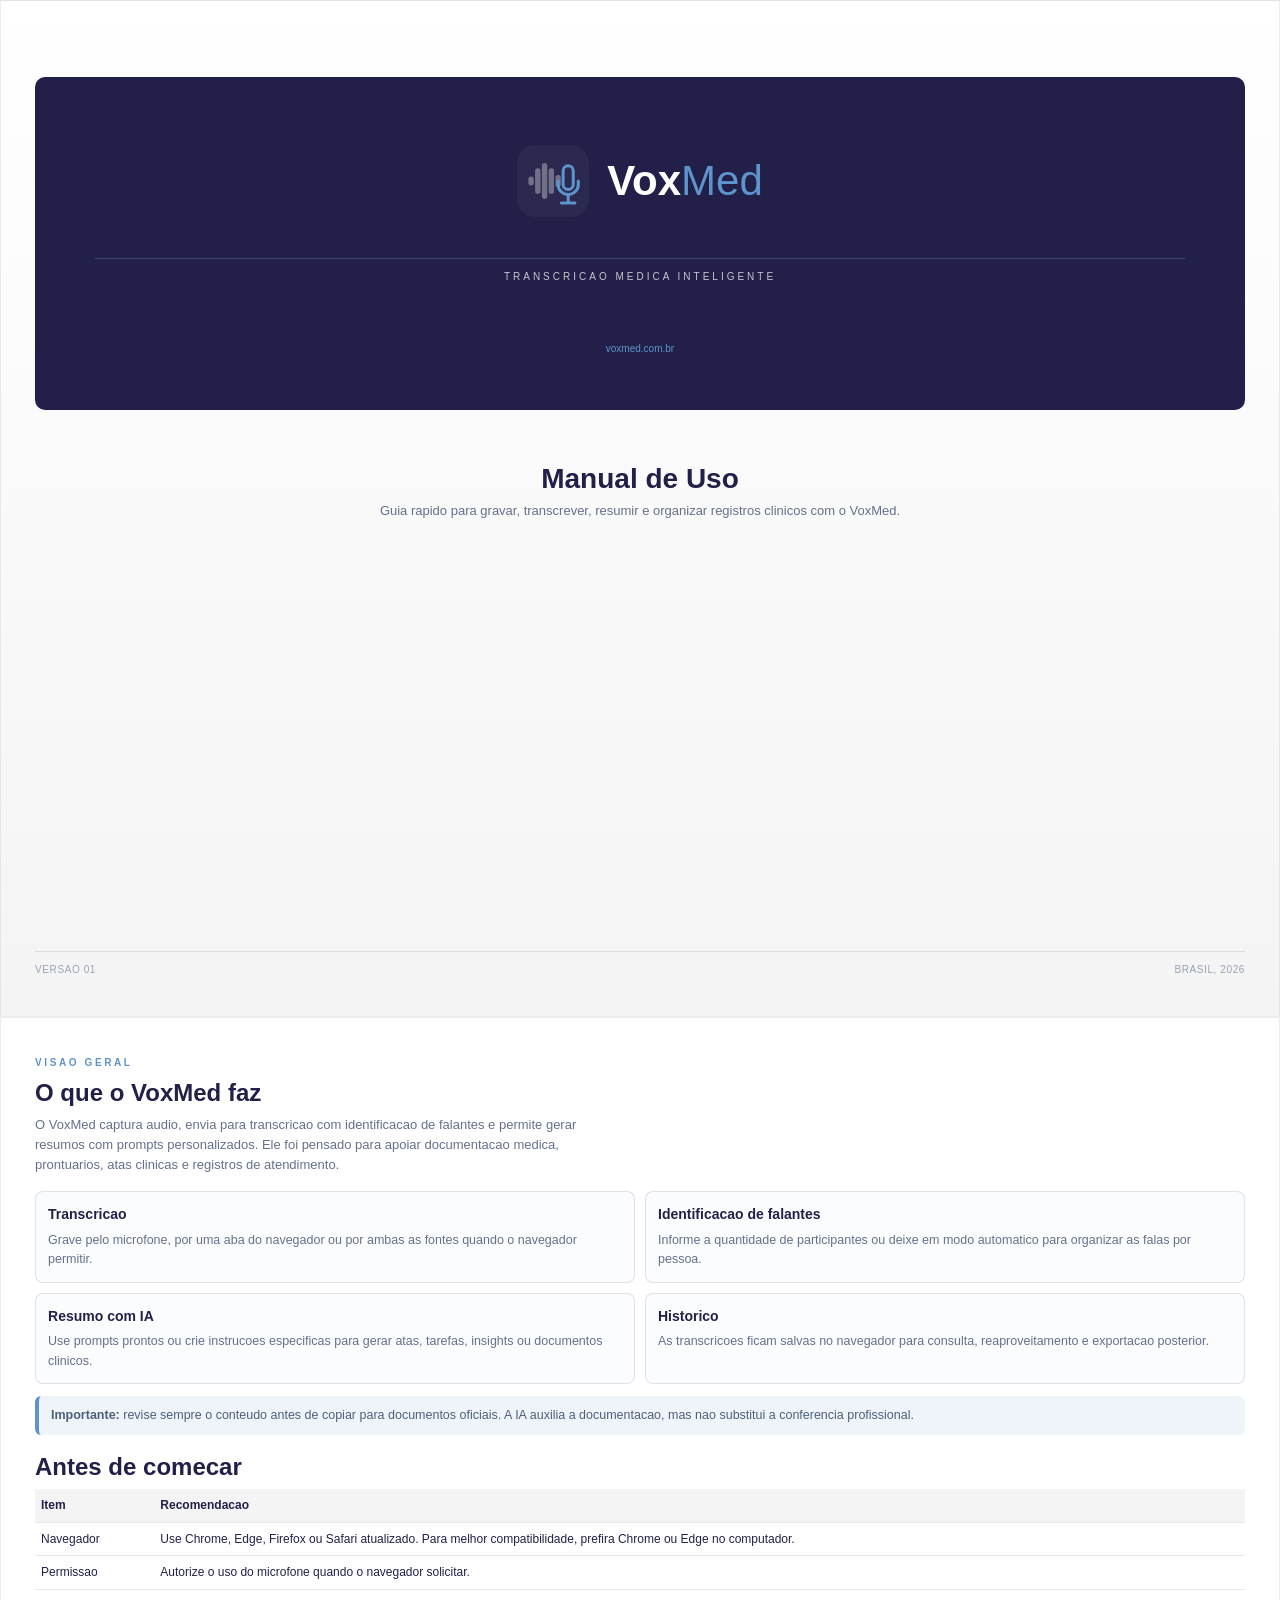
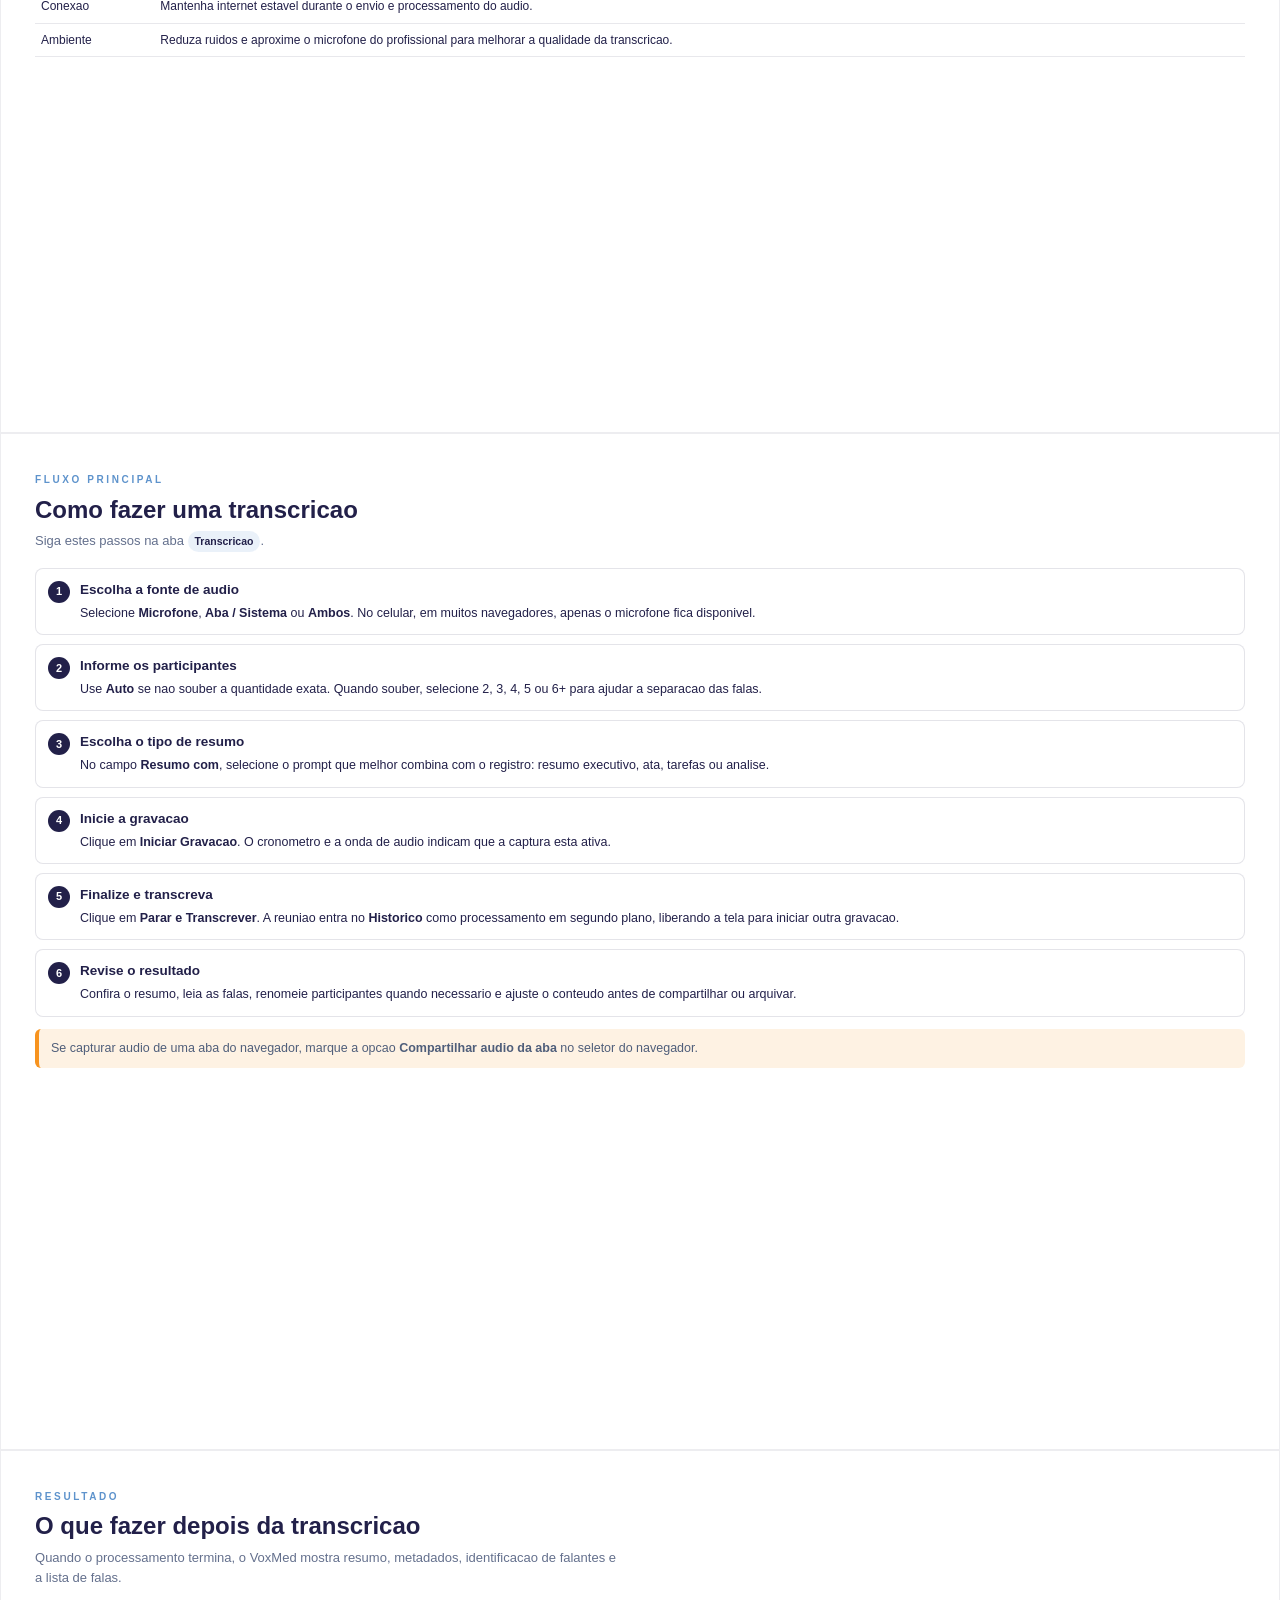
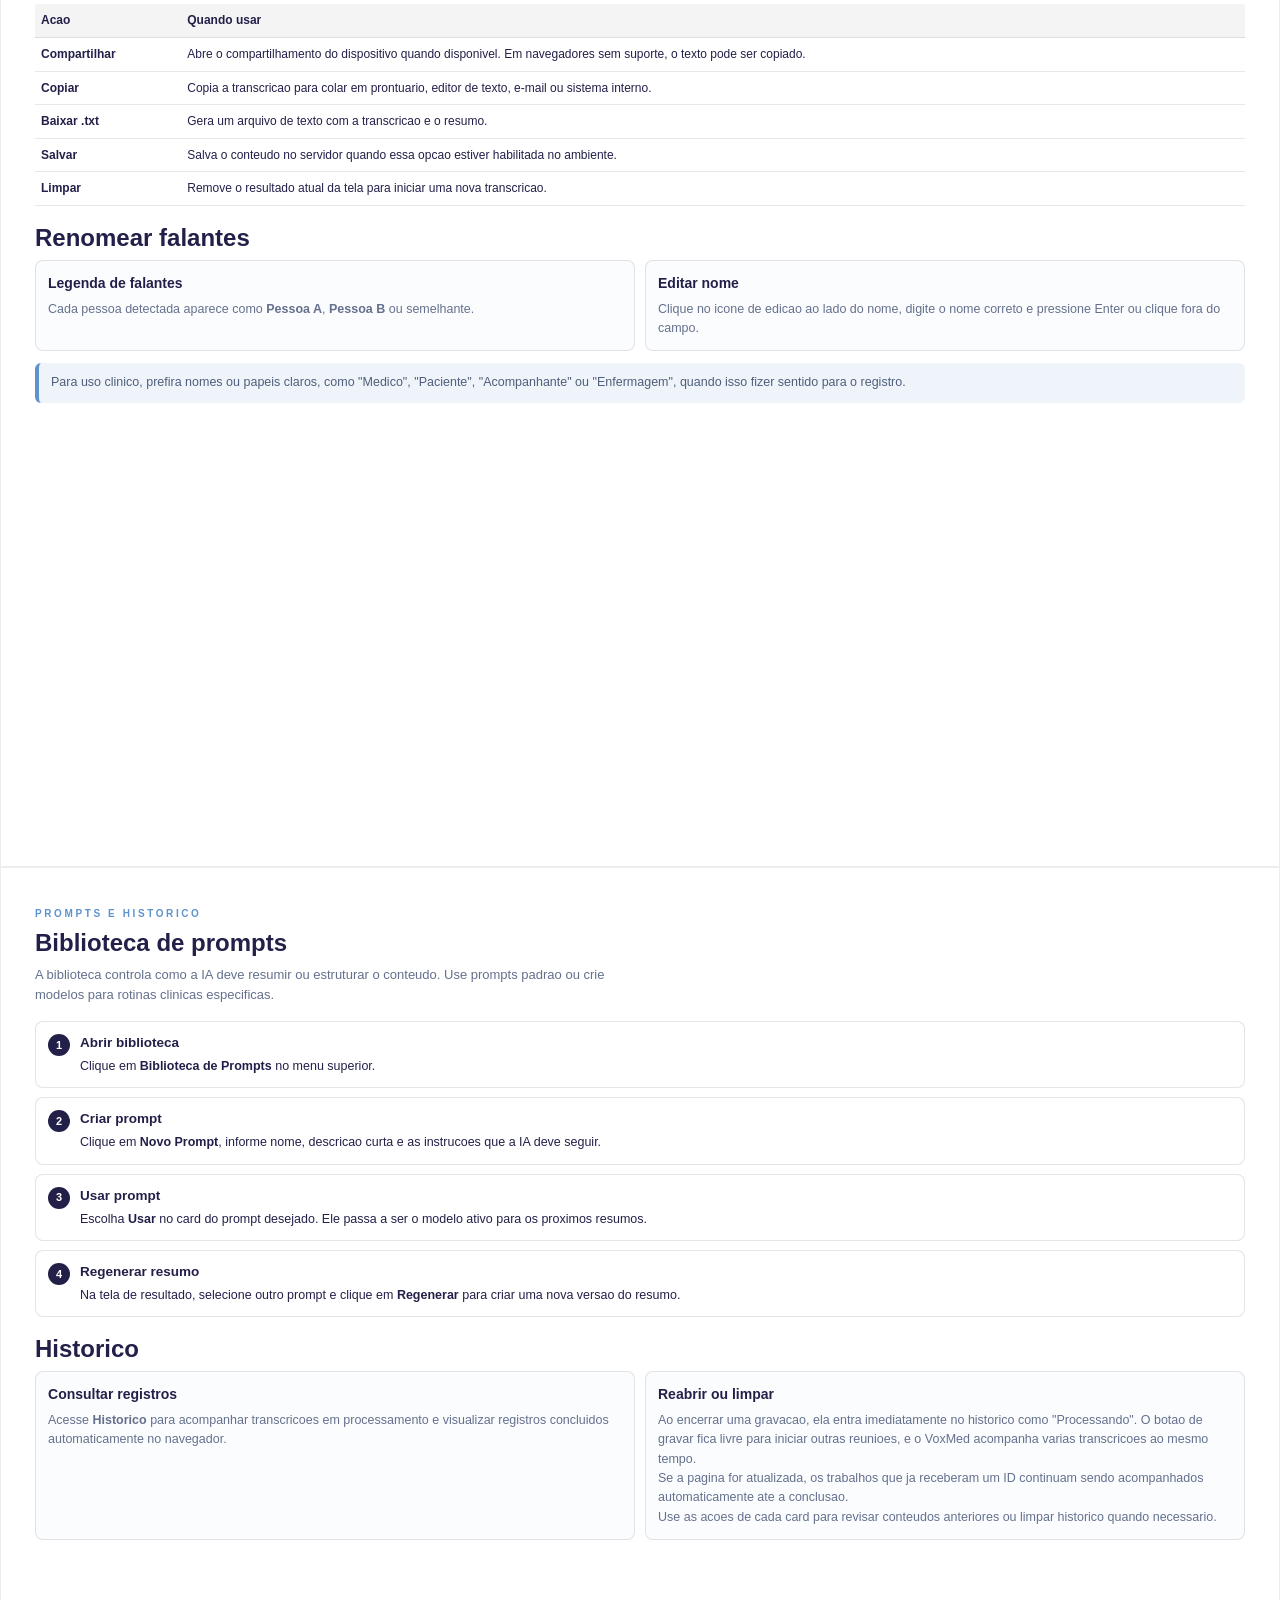
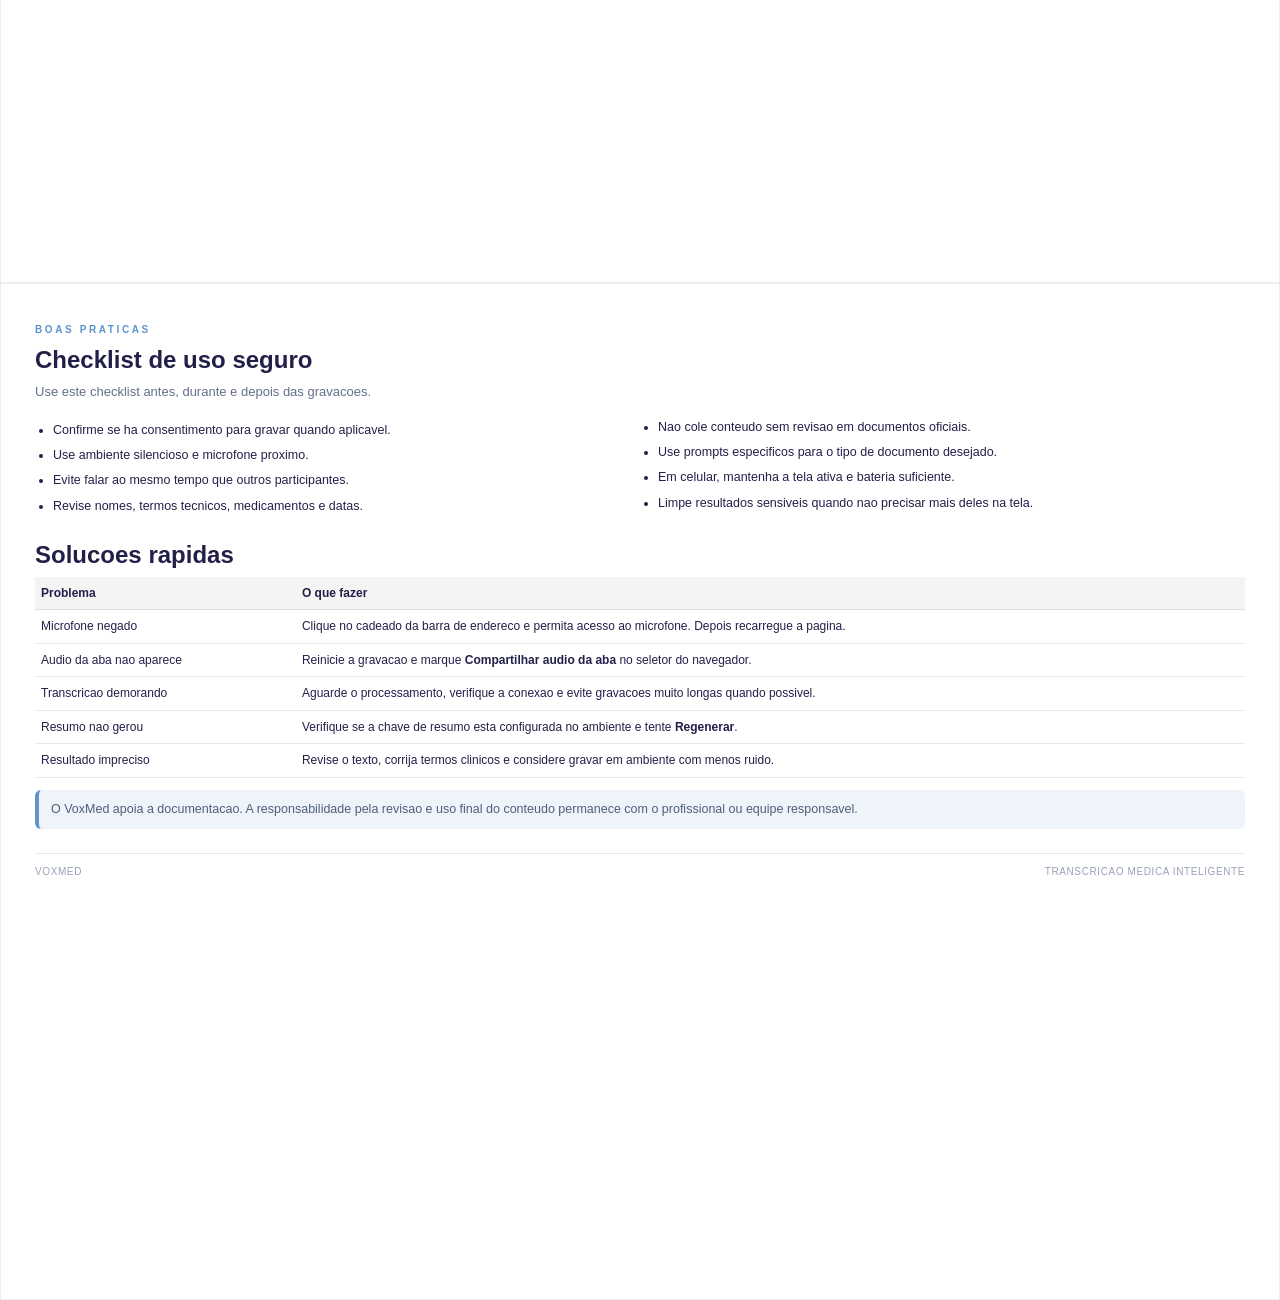
<file: docs/Manual_VoxMed.html>
<!doctype html>
<html lang="pt-BR">
<head>
  <meta charset="utf-8" />
  <title>Manual de Uso - VoxMed</title>
  <style>
    @page {
      size: A4;
      margin: 14mm;
    }

    * { box-sizing: border-box; }

    body {
      margin: 0;
      background: #f4f4f4;
      color: #222049;
      font-family: Arial, Helvetica, sans-serif;
      font-size: 12.5px;
      line-height: 1.55;
    }

    h1, h2, h3, p { margin: 0; }

    .page {
      min-height: 269mm;
      padding: 10mm 9mm;
      break-after: page;
      background: #ffffff;
      border: 1px solid rgba(34, 32, 73, .08);
    }

    .page:last-child { break-after: auto; }

    .cover {
      display: flex;
      flex-direction: column;
      justify-content: space-between;
      background: linear-gradient(180deg, #ffffff 0%, #f4f4f4 100%);
    }

    .brand-card {
      margin-top: 10mm;
      padding: 18mm 16mm 14mm;
      background: #222049;
      color: #ffffff;
      border-radius: 10px;
      text-align: center;
    }

    .brand-row {
      display: inline-flex;
      align-items: center;
      gap: 18px;
      margin-bottom: 11mm;
    }

    .mark {
      width: 72px;
      height: 72px;
      border-radius: 18px;
      display: inline-flex;
      align-items: center;
      justify-content: center;
      color: #5e93cc;
      background: rgba(255,255,255,.04);
    }

    .wordmark {
      font-size: 42px;
      line-height: 1;
      letter-spacing: 0;
      white-space: nowrap;
    }

    .wordmark strong { color: #ffffff; }
    .wordmark span { color: #5e93cc; font-weight: 400; }

    .tagline {
      border-top: 1px solid rgba(94,147,204,.35);
      padding-top: 10px;
      font-size: 10px;
      letter-spacing: 3px;
      text-transform: uppercase;
      color: rgba(255,255,255,.74);
    }

    .domain {
      margin-top: 15mm;
      font-size: 10px;
      color: #5e93cc;
    }

    .cover-title {
      margin-top: 14mm;
      text-align: center;
    }

    .cover-title h1 {
      font-size: 28px;
      line-height: 1.12;
      margin-bottom: 7px;
    }

    .cover-title p {
      color: #64708d;
      font-size: 13px;
    }

    .footer {
      display: flex;
      justify-content: space-between;
      align-items: center;
      color: #98a2b5;
      font-size: 10px;
      letter-spacing: .6px;
      text-transform: uppercase;
      border-top: 1px solid rgba(34,32,73,.1);
      padding-top: 10px;
    }

    .section-kicker {
      color: #5e93cc;
      font-size: 10px;
      letter-spacing: 2.6px;
      text-transform: uppercase;
      margin-bottom: 8px;
      font-weight: 700;
    }

    h2 {
      font-size: 24px;
      line-height: 1.16;
      margin-bottom: 8px;
      color: #222049;
    }

    .lead {
      color: #64708d;
      font-size: 13px;
      margin-bottom: 16px;
      max-width: 155mm;
    }

    .grid {
      display: grid;
      grid-template-columns: 1fr 1fr;
      gap: 10px;
    }

    .card {
      border: 1px solid rgba(34,32,73,.12);
      border-radius: 8px;
      padding: 12px;
      background: #fbfcfe;
      break-inside: avoid;
    }

    .card h3 {
      font-size: 14px;
      margin-bottom: 5px;
      color: #222049;
    }

    .card p, .card li {
      color: #64708d;
    }

    .steps {
      display: grid;
      gap: 9px;
      counter-reset: step;
    }

    .step {
      position: relative;
      padding: 11px 12px 11px 44px;
      background: #ffffff;
      border: 1px solid rgba(34,32,73,.12);
      border-radius: 8px;
      break-inside: avoid;
      counter-increment: step;
    }

    .step::before {
      content: counter(step);
      position: absolute;
      left: 12px;
      top: 12px;
      width: 22px;
      height: 22px;
      border-radius: 50%;
      background: #222049;
      color: #ffffff;
      display: flex;
      align-items: center;
      justify-content: center;
      font-size: 11px;
      font-weight: 700;
    }

    .step h3 {
      font-size: 13.5px;
      margin-bottom: 3px;
    }

    ul {
      margin: 7px 0 0 18px;
      padding: 0;
    }

    li { margin: 3px 0; }

    .note {
      margin-top: 12px;
      padding: 10px 12px;
      border-left: 4px solid #5e93cc;
      background: rgba(94,147,204,.1);
      color: #4f5e7a;
      border-radius: 6px;
    }

    .warning {
      border-left-color: #f7931e;
      background: rgba(247,147,30,.12);
    }

    .mini-table {
      width: 100%;
      border-collapse: collapse;
      margin-top: 8px;
      font-size: 12px;
    }

    .mini-table th,
    .mini-table td {
      border-bottom: 1px solid rgba(34,32,73,.1);
      padding: 7px 6px;
      text-align: left;
      vertical-align: top;
    }

    .mini-table th {
      color: #222049;
      background: #f4f4f4;
      font-weight: 700;
    }

    .badge {
      display: inline-block;
      padding: 2px 7px;
      border-radius: 999px;
      background: rgba(94,147,204,.13);
      color: #222049;
      font-size: 10.5px;
      font-weight: 700;
      white-space: nowrap;
    }

    .checklist {
      columns: 2;
      column-gap: 18px;
      margin-top: 8px;
    }

    .checklist li {
      break-inside: avoid;
      margin-bottom: 6px;
    }
  </style>
</head>
<body>
  <section class="page cover">
    <div>
      <div class="brand-card">
        <div class="brand-row">
          <div class="mark">
            <svg width="54" height="54" viewBox="0 0 32 32" fill="none" stroke="currentColor" stroke-linecap="round" stroke-linejoin="round">
              <path d="M3 15v2M7 10v12M11 7v18M15 10v12M19 14v4" stroke="rgba(244,244,244,.35)" stroke-width="3.2"/>
              <path d="M25 7a3 3 0 0 0-3 3v8a3 3 0 0 0 6 0v-8a3 3 0 0 0-3-3Z" stroke-width="1.8"/>
              <path d="M31 16v2a6 6 0 0 1-12 0v-2" stroke-width="1.8"/>
              <path d="M25 24v5M21 29h8" stroke-width="1.8"/>
            </svg>
          </div>
          <div class="wordmark"><strong>Vox</strong><span>Med</span></div>
        </div>
        <div class="tagline">Transcricao medica inteligente</div>
        <div class="domain">voxmed.com.br</div>
      </div>

      <div class="cover-title">
        <h1>Manual de Uso</h1>
        <p>Guia rapido para gravar, transcrever, resumir e organizar registros clinicos com o VoxMed.</p>
      </div>
    </div>
    <div class="footer">
      <span>Versao 01</span>
      <span>Brasil, 2026</span>
    </div>
  </section>

  <section class="page">
    <div class="section-kicker">Visao geral</div>
    <h2>O que o VoxMed faz</h2>
    <p class="lead">O VoxMed captura audio, envia para transcricao com identificacao de falantes e permite gerar resumos com prompts personalizados. Ele foi pensado para apoiar documentacao medica, prontuarios, atas clinicas e registros de atendimento.</p>

    <div class="grid">
      <div class="card">
        <h3>Transcricao</h3>
        <p>Grave pelo microfone, por uma aba do navegador ou por ambas as fontes quando o navegador permitir.</p>
      </div>
      <div class="card">
        <h3>Identificacao de falantes</h3>
        <p>Informe a quantidade de participantes ou deixe em modo automatico para organizar as falas por pessoa.</p>
      </div>
      <div class="card">
        <h3>Resumo com IA</h3>
        <p>Use prompts prontos ou crie instrucoes especificas para gerar atas, tarefas, insights ou documentos clinicos.</p>
      </div>
      <div class="card">
        <h3>Historico</h3>
        <p>As transcricoes ficam salvas no navegador para consulta, reaproveitamento e exportacao posterior.</p>
      </div>
    </div>

    <div class="note">
      <strong>Importante:</strong> revise sempre o conteudo antes de copiar para documentos oficiais. A IA auxilia a documentacao, mas nao substitui a conferencia profissional.
    </div>

    <h2 style="margin-top:18px;">Antes de comecar</h2>
    <table class="mini-table">
      <tr>
        <th>Item</th>
        <th>Recomendacao</th>
      </tr>
      <tr>
        <td>Navegador</td>
        <td>Use Chrome, Edge, Firefox ou Safari atualizado. Para melhor compatibilidade, prefira Chrome ou Edge no computador.</td>
      </tr>
      <tr>
        <td>Permissao</td>
        <td>Autorize o uso do microfone quando o navegador solicitar.</td>
      </tr>
      <tr>
        <td>Conexao</td>
        <td>Mantenha internet estavel durante o envio e processamento do audio.</td>
      </tr>
      <tr>
        <td>Ambiente</td>
        <td>Reduza ruidos e aproxime o microfone do profissional para melhorar a qualidade da transcricao.</td>
      </tr>
    </table>
  </section>

  <section class="page">
    <div class="section-kicker">Fluxo principal</div>
    <h2>Como fazer uma transcricao</h2>
    <p class="lead">Siga estes passos na aba <span class="badge">Transcricao</span>.</p>

    <div class="steps">
      <div class="step">
        <h3>Escolha a fonte de audio</h3>
        <p>Selecione <strong>Microfone</strong>, <strong>Aba / Sistema</strong> ou <strong>Ambos</strong>. No celular, em muitos navegadores, apenas o microfone fica disponivel.</p>
      </div>
      <div class="step">
        <h3>Informe os participantes</h3>
        <p>Use <strong>Auto</strong> se nao souber a quantidade exata. Quando souber, selecione 2, 3, 4, 5 ou 6+ para ajudar a separacao das falas.</p>
      </div>
      <div class="step">
        <h3>Escolha o tipo de resumo</h3>
        <p>No campo <strong>Resumo com</strong>, selecione o prompt que melhor combina com o registro: resumo executivo, ata, tarefas ou analise.</p>
      </div>
      <div class="step">
        <h3>Inicie a gravacao</h3>
        <p>Clique em <strong>Iniciar Gravacao</strong>. O cronometro e a onda de audio indicam que a captura esta ativa.</p>
      </div>
      <div class="step">
        <h3>Finalize e transcreva</h3>
        <p>Clique em <strong>Parar e Transcrever</strong>. A reuniao entra no <strong>Historico</strong> como processamento em segundo plano, liberando a tela para iniciar outra gravacao.</p>
      </div>
      <div class="step">
        <h3>Revise o resultado</h3>
        <p>Confira o resumo, leia as falas, renomeie participantes quando necessario e ajuste o conteudo antes de compartilhar ou arquivar.</p>
      </div>
    </div>

    <div class="note warning">
      Se capturar audio de uma aba do navegador, marque a opcao <strong>Compartilhar audio da aba</strong> no seletor do navegador.
    </div>
  </section>

  <section class="page">
    <div class="section-kicker">Resultado</div>
    <h2>O que fazer depois da transcricao</h2>
    <p class="lead">Quando o processamento termina, o VoxMed mostra resumo, metadados, identificacao de falantes e a lista de falas.</p>

    <table class="mini-table">
      <tr>
        <th>Acao</th>
        <th>Quando usar</th>
      </tr>
      <tr>
        <td><strong>Compartilhar</strong></td>
        <td>Abre o compartilhamento do dispositivo quando disponivel. Em navegadores sem suporte, o texto pode ser copiado.</td>
      </tr>
      <tr>
        <td><strong>Copiar</strong></td>
        <td>Copia a transcricao para colar em prontuario, editor de texto, e-mail ou sistema interno.</td>
      </tr>
      <tr>
        <td><strong>Baixar .txt</strong></td>
        <td>Gera um arquivo de texto com a transcricao e o resumo.</td>
      </tr>
      <tr>
        <td><strong>Salvar</strong></td>
        <td>Salva o conteudo no servidor quando essa opcao estiver habilitada no ambiente.</td>
      </tr>
      <tr>
        <td><strong>Limpar</strong></td>
        <td>Remove o resultado atual da tela para iniciar uma nova transcricao.</td>
      </tr>
    </table>

    <h2 style="margin-top:18px;">Renomear falantes</h2>
    <div class="grid">
      <div class="card">
        <h3>Legenda de falantes</h3>
        <p>Cada pessoa detectada aparece como <strong>Pessoa A</strong>, <strong>Pessoa B</strong> ou semelhante.</p>
      </div>
      <div class="card">
        <h3>Editar nome</h3>
        <p>Clique no icone de edicao ao lado do nome, digite o nome correto e pressione Enter ou clique fora do campo.</p>
      </div>
    </div>

    <div class="note">
      Para uso clinico, prefira nomes ou papeis claros, como "Medico", "Paciente", "Acompanhante" ou "Enfermagem", quando isso fizer sentido para o registro.
    </div>
  </section>

  <section class="page">
    <div class="section-kicker">Prompts e historico</div>
    <h2>Biblioteca de prompts</h2>
    <p class="lead">A biblioteca controla como a IA deve resumir ou estruturar o conteudo. Use prompts padrao ou crie modelos para rotinas clinicas especificas.</p>

    <div class="steps">
      <div class="step">
        <h3>Abrir biblioteca</h3>
        <p>Clique em <strong>Biblioteca de Prompts</strong> no menu superior.</p>
      </div>
      <div class="step">
        <h3>Criar prompt</h3>
        <p>Clique em <strong>Novo Prompt</strong>, informe nome, descricao curta e as instrucoes que a IA deve seguir.</p>
      </div>
      <div class="step">
        <h3>Usar prompt</h3>
        <p>Escolha <strong>Usar</strong> no card do prompt desejado. Ele passa a ser o modelo ativo para os proximos resumos.</p>
      </div>
      <div class="step">
        <h3>Regenerar resumo</h3>
        <p>Na tela de resultado, selecione outro prompt e clique em <strong>Regenerar</strong> para criar uma nova versao do resumo.</p>
      </div>
    </div>

    <h2 style="margin-top:18px;">Historico</h2>
    <div class="grid">
      <div class="card">
        <h3>Consultar registros</h3>
        <p>Acesse <strong>Historico</strong> para acompanhar transcricoes em processamento e visualizar registros concluidos automaticamente no navegador.</p>
      </div>
      <div class="card">
        <h3>Reabrir ou limpar</h3>
        <p>Ao encerrar uma gravacao, ela entra imediatamente no historico como "Processando". O botao de gravar fica livre para iniciar outras reunioes, e o VoxMed acompanha varias transcricoes ao mesmo tempo.</p>
        <p>Se a pagina for atualizada, os trabalhos que ja receberam um ID continuam sendo acompanhados automaticamente ate a conclusao.</p>
        <p>Use as acoes de cada card para revisar conteudos anteriores ou limpar historico quando necessario.</p>
      </div>
    </div>
  </section>

  <section class="page">
    <div class="section-kicker">Boas praticas</div>
    <h2>Checklist de uso seguro</h2>
    <p class="lead">Use este checklist antes, durante e depois das gravacoes.</p>

    <ul class="checklist">
      <li>Confirme se ha consentimento para gravar quando aplicavel.</li>
      <li>Use ambiente silencioso e microfone proximo.</li>
      <li>Evite falar ao mesmo tempo que outros participantes.</li>
      <li>Revise nomes, termos tecnicos, medicamentos e datas.</li>
      <li>Nao cole conteudo sem revisao em documentos oficiais.</li>
      <li>Use prompts especificos para o tipo de documento desejado.</li>
      <li>Em celular, mantenha a tela ativa e bateria suficiente.</li>
      <li>Limpe resultados sensiveis quando nao precisar mais deles na tela.</li>
    </ul>

    <h2 style="margin-top:20px;">Solucoes rapidas</h2>
    <table class="mini-table">
      <tr>
        <th>Problema</th>
        <th>O que fazer</th>
      </tr>
      <tr>
        <td>Microfone negado</td>
        <td>Clique no cadeado da barra de endereco e permita acesso ao microfone. Depois recarregue a pagina.</td>
      </tr>
      <tr>
        <td>Audio da aba nao aparece</td>
        <td>Reinicie a gravacao e marque <strong>Compartilhar audio da aba</strong> no seletor do navegador.</td>
      </tr>
      <tr>
        <td>Transcricao demorando</td>
        <td>Aguarde o processamento, verifique a conexao e evite gravacoes muito longas quando possivel.</td>
      </tr>
      <tr>
        <td>Resumo nao gerou</td>
        <td>Verifique se a chave de resumo esta configurada no ambiente e tente <strong>Regenerar</strong>.</td>
      </tr>
      <tr>
        <td>Resultado impreciso</td>
        <td>Revise o texto, corrija termos clinicos e considere gravar em ambiente com menos ruido.</td>
      </tr>
    </table>

    <div class="note">
      O VoxMed apoia a documentacao. A responsabilidade pela revisao e uso final do conteudo permanece com o profissional ou equipe responsavel.
    </div>

    <div class="footer" style="margin-top:24px;">
      <span>VoxMed</span>
      <span>Transcricao medica inteligente</span>
    </div>
  </section>
</body>
</html>
</file>
